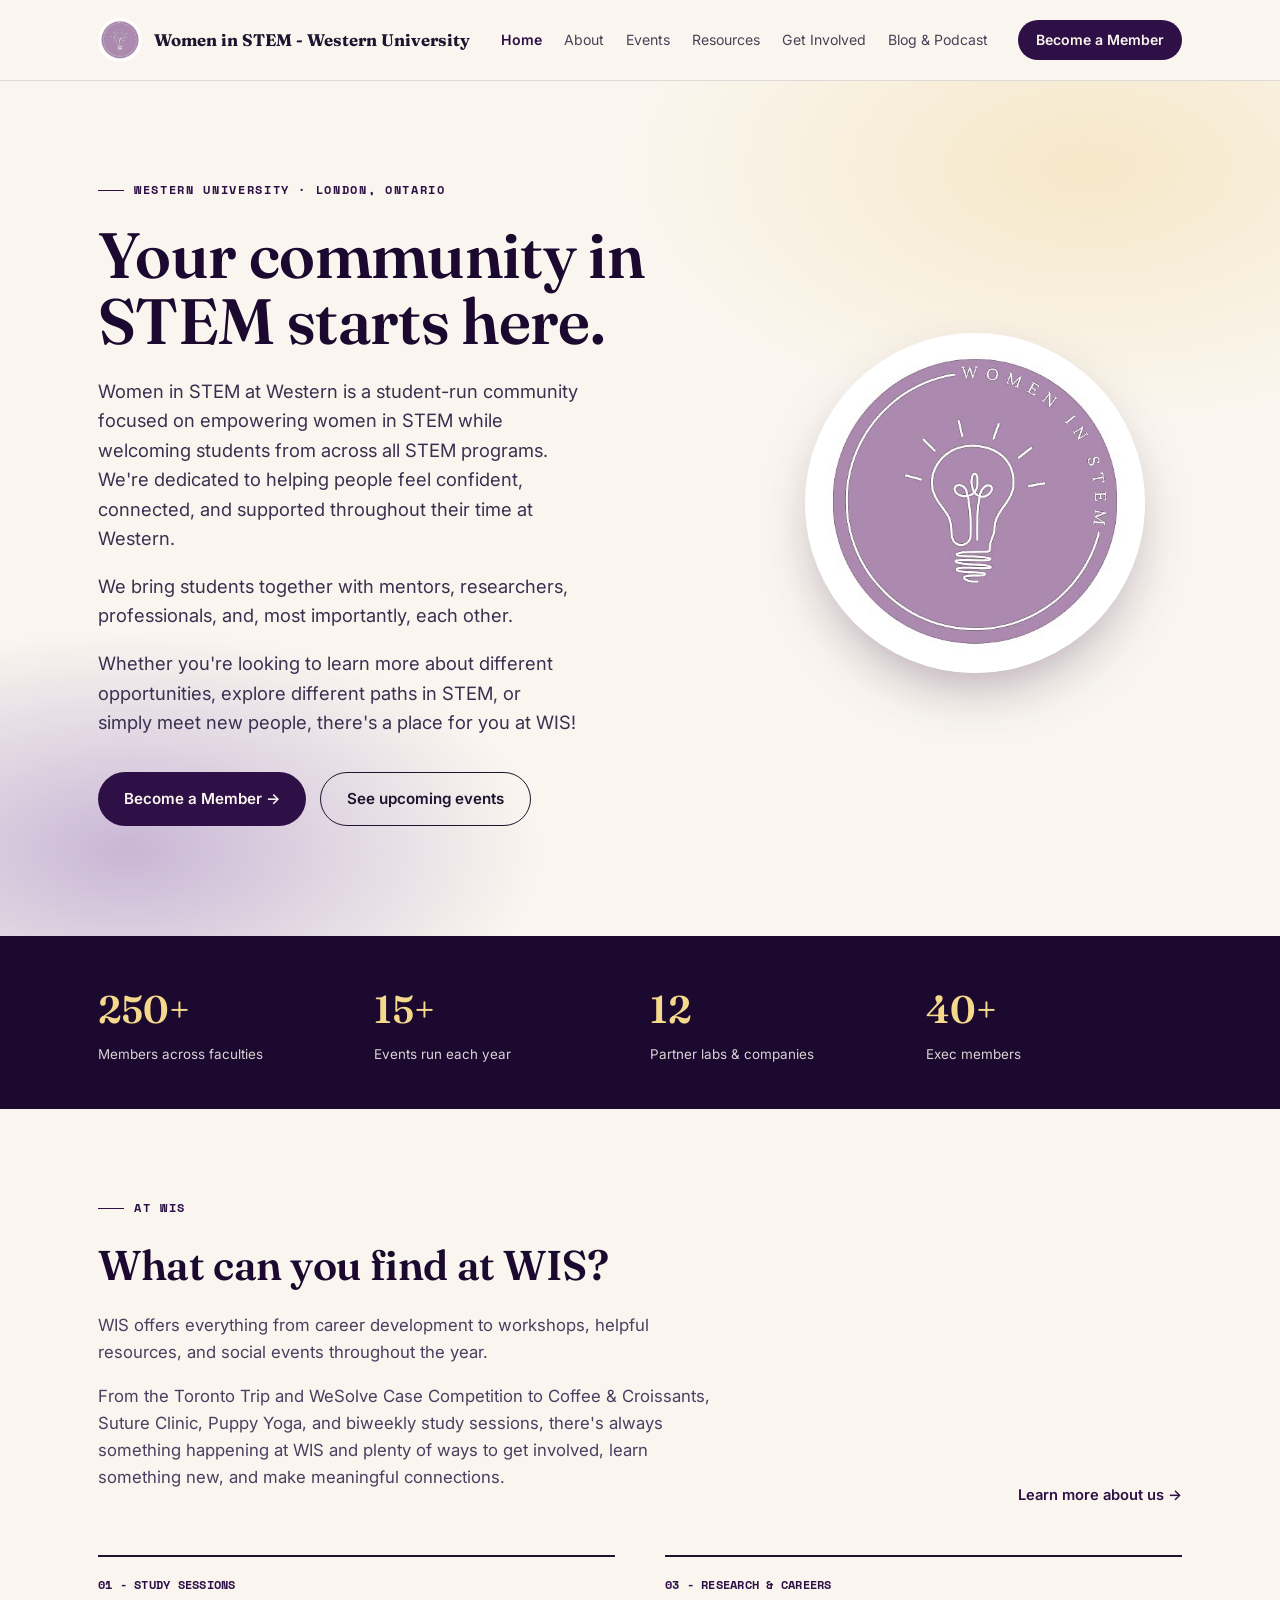
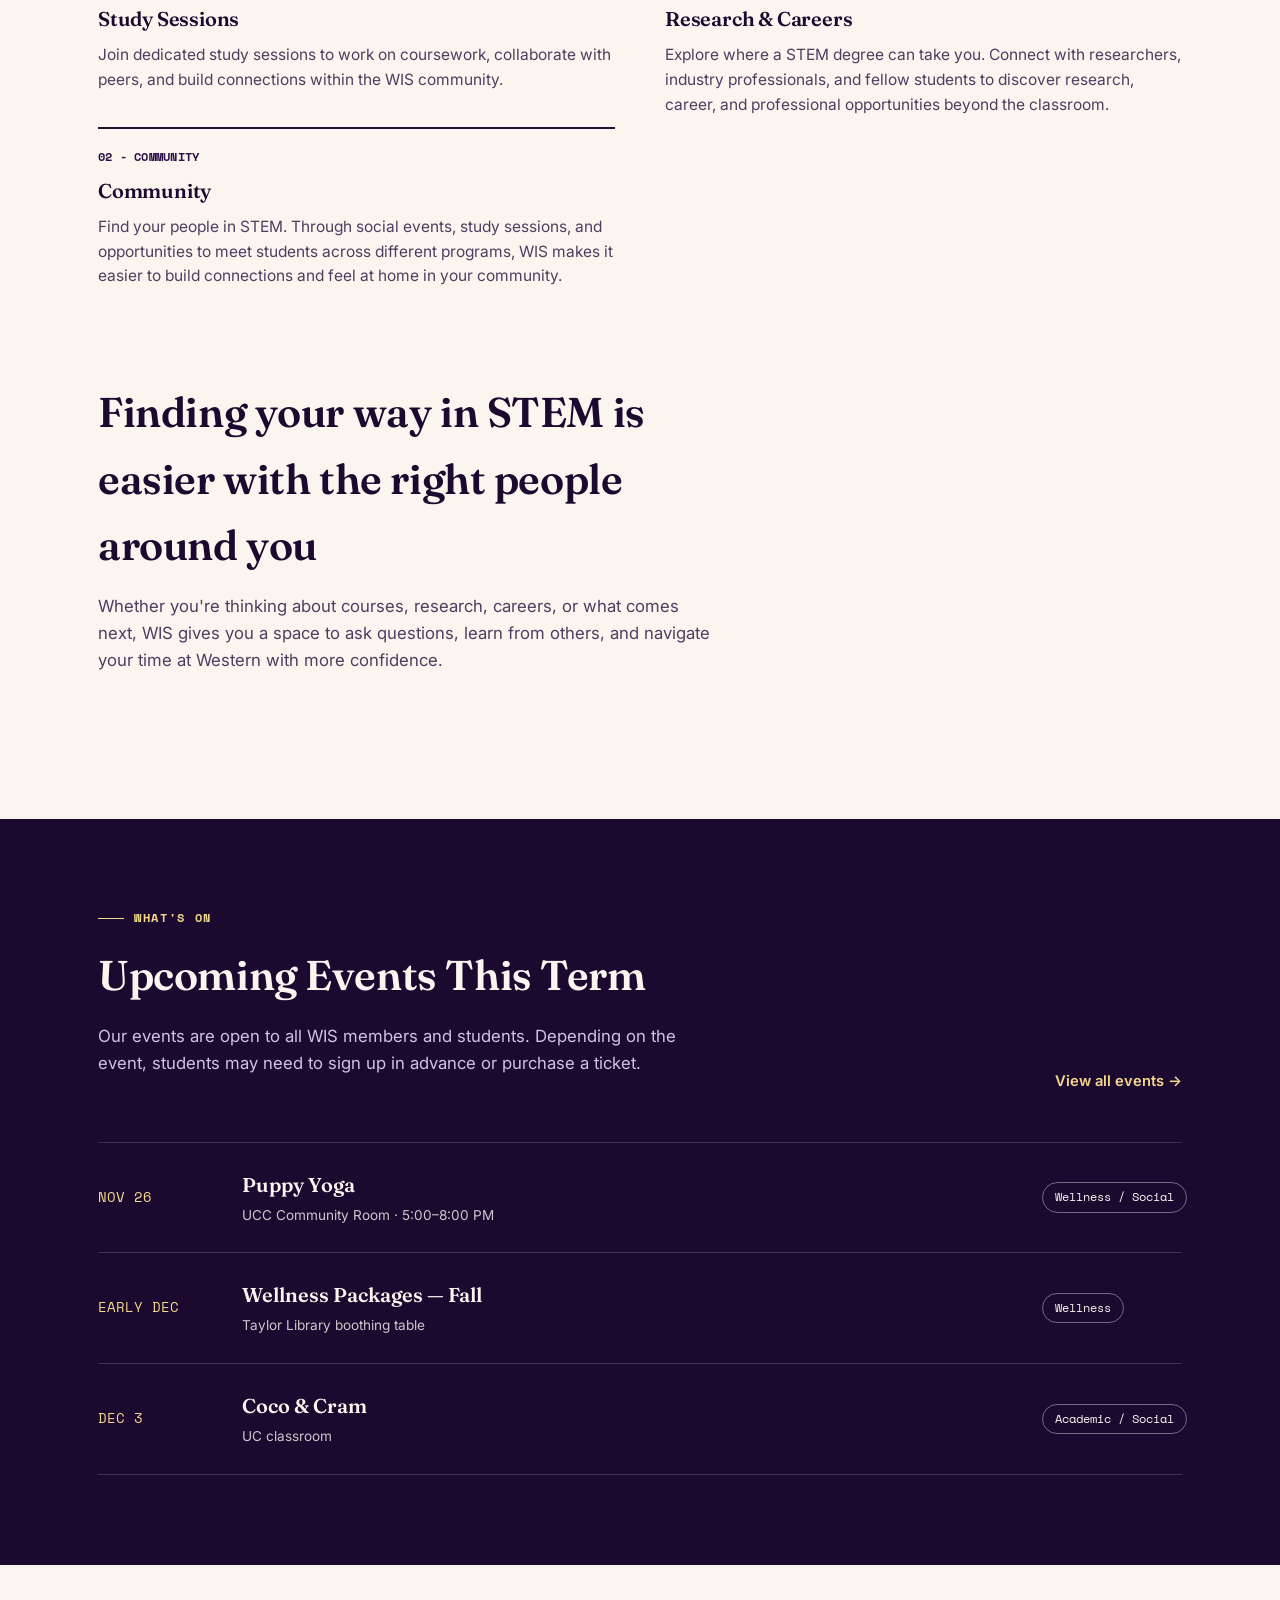
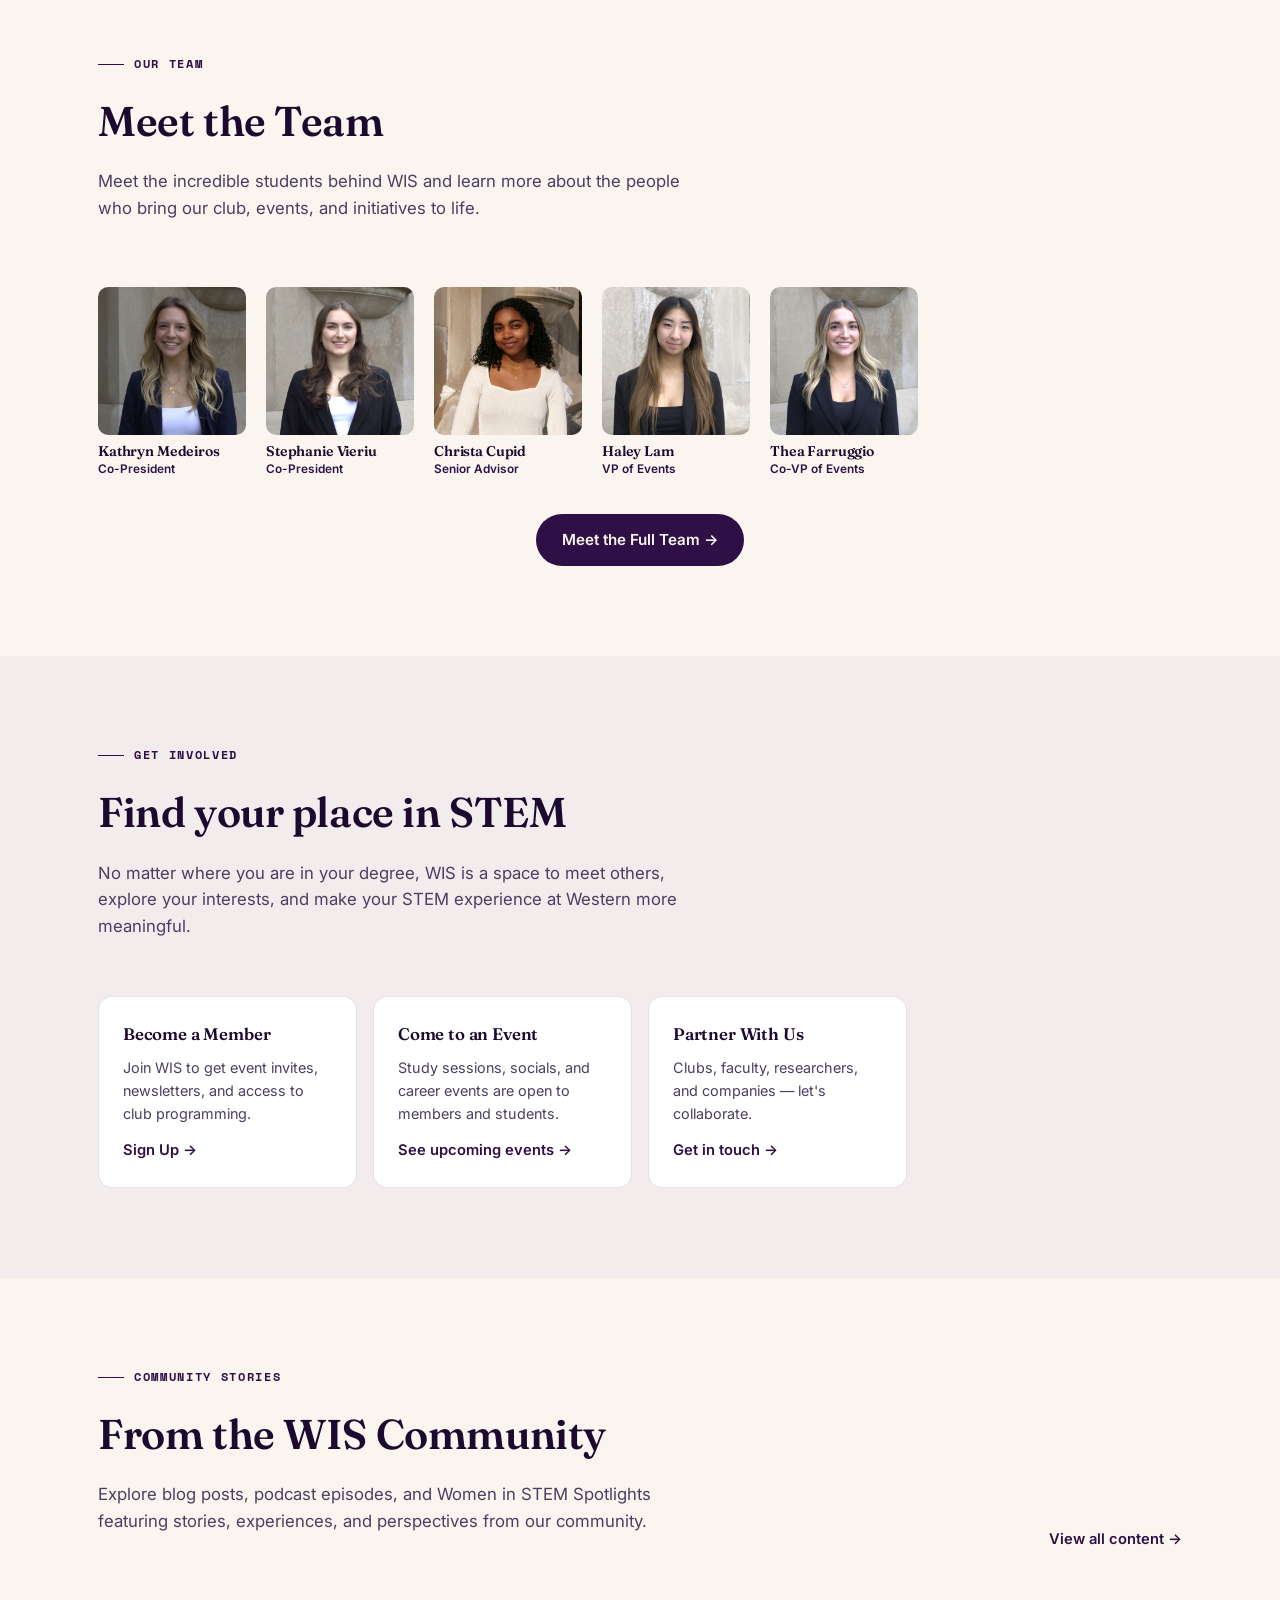
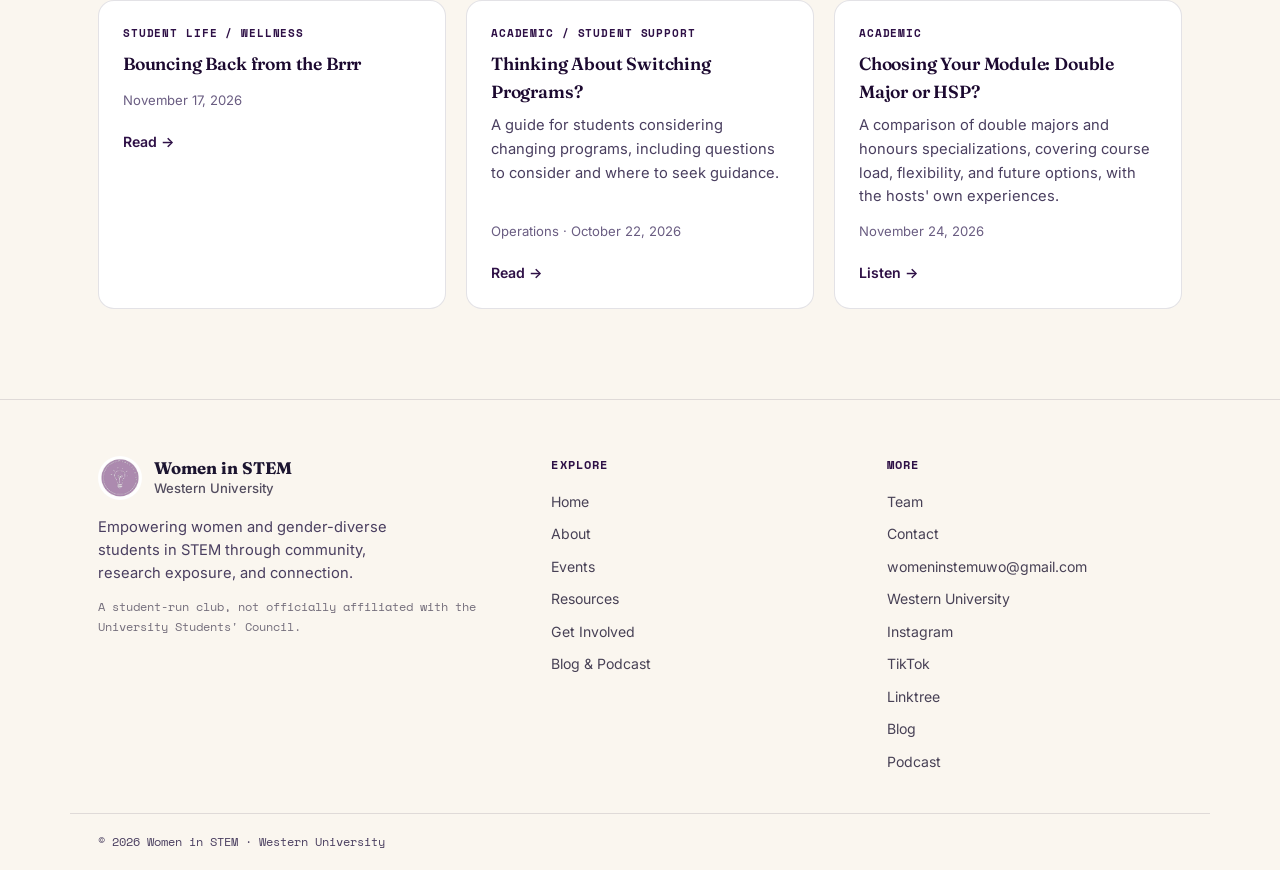
<file: index.html>
<!DOCTYPE html>
<html lang="en">
<head>
<meta charset="UTF-8">
<meta name="viewport" content="width=device-width, initial-scale=1.0">
<title>Women in STEM | Western University</title>
<meta name="description" content="Women in STEM at Western University — community and events for women and gender-diverse students in science, technology, engineering, and math.">
<link rel="icon" href="images/logo/classic_logo.jpg" type="image/jpeg">
<link rel="apple-touch-icon" href="images/logo/classic_logo.jpg">
<link rel="preconnect" href="https://fonts.googleapis.com">
<link rel="preconnect" href="https://fonts.gstatic.com" crossorigin>
<link href="https://fonts.googleapis.com/css2?family=Fraunces:ital,opsz,wght@0,9..144,300..900;1,9..144,300..900&family=Inter:wght@400;500;600;700&family=Space+Mono:wght@400;700&display=swap" rel="stylesheet">
<link rel="stylesheet" href="css/styles.css">
</head>
<body>

<div id="site-header"></div>

<main id="main">
<section class="hero">
  <div class="wrap hero-grid">
    <div>
      <div class="eyebrow" id="hero-location"></div>
      <h1 id="hero-headline"></h1>
      <div class="lede" id="hero-lede"></div>
      <div class="hero-actions">
        <a class="btn-primary" id="hero-join-btn" href="#" target="_blank" rel="noopener noreferrer">Become a Member →</a>
        <a class="btn-secondary" href="events.html">See upcoming events</a>
      </div>
    </div>
    <div class="hero-logo">
      <img id="hero-logo" src="" alt="Women in STEM logo">
    </div>
  </div>
</section>

<div class="stats">
  <div class="wrap" id="stats-strip"></div>
</div>

<section id="about">
  <div class="wrap">
    <div class="section-head-row">
      <div class="section-head">
        <div class="eyebrow" id="mission-eyebrow"></div>
        <h2 id="mission-title"></h2>
        <div id="mission-description"></div>
      </div>
      <a class="btn-text" href="about.html">Learn more about us →</a>
    </div>
    <div class="about-grid" id="pillars"></div>
    <div class="section-head about-closing">
      <h2 id="about-closing-title"></h2>
      <p id="about-closing-description"></p>
    </div>
  </div>
</section>

<section class="events" id="events">
  <div class="wrap">
    <div class="section-head-row">
      <div class="section-head">
        <div class="eyebrow">What's on</div>
        <h2>Upcoming Events This Term</h2>
        <p>Our events are open to all WIS members and students. Depending on the event, students may need to sign up in advance or purchase a ticket.</p>
      </div>
      <a class="btn-text btn-text-on-dark" href="events.html">View all events →</a>
    </div>
    <div class="event-list" id="event-list"></div>
  </div>
</section>

<section id="team">
  <div class="wrap">
    <div class="section-head-row">
      <div class="section-head">
        <div class="eyebrow">Our team</div>
        <h2>Meet the Team</h2>
        <p>Meet the incredible students behind WIS and learn more about the people who bring our club, events, and initiatives to life.</p>
      </div>
    </div>
    <div id="team-preview"></div>
    <div class="section-cta">
      <a class="btn-primary" href="team.html">Meet the Full Team →</a>
    </div>
  </div>
</section>

<section class="bg-alt" id="get-involved">
  <div class="wrap">
    <div class="section-head">
      <div class="eyebrow">Get involved</div>
      <h2>Find your place in STEM</h2>
      <p>No matter where you are in your degree, WIS is a space to meet others, explore your interests, and make your STEM experience at Western more meaningful.</p>
    </div>
    <div class="involve-grid" id="involve-grid"></div>
  </div>
</section>

<section id="content">
  <div class="wrap">
    <div class="section-head-row">
      <div class="section-head">
        <div class="eyebrow">Community stories</div>
        <h2>From the WIS Community</h2>
        <p>Explore blog posts, podcast episodes, and Women in STEM Spotlights featuring stories, experiences, and perspectives from our community.</p>
      </div>
      <a class="btn-text" href="blog.html">View all content →</a>
    </div>
    <div id="latest-content"></div>
  </div>
</section>

</main>

<div id="site-footer"></div>

<script src="js/data.js"></script>
<script src="js/main.js"></script>
<script>
  initLayout("home");

  document.getElementById("hero-location").textContent = WIS_DATA.site.location;
  document.getElementById("hero-headline").textContent = WIS_DATA.hero.headline;
  document.getElementById("hero-lede").innerHTML = WIS_DATA.hero.lede.map((p) => `<p>${p}</p>`).join("");
  document.getElementById("hero-logo").src = WIS_DATA.links.logo;
  document.getElementById("hero-join-btn").href = getMembershipUrl();
  document.getElementById("hero-join-btn").textContent = getMembershipLabel() + " →";

  document.getElementById("mission-eyebrow").textContent = WIS_DATA.mission.eyebrow;
  document.getElementById("mission-title").textContent = WIS_DATA.mission.title;
  document.getElementById("mission-description").innerHTML = WIS_DATA.mission.description.map((p) => `<p>${p}</p>`).join("");

  document.getElementById("about-closing-title").textContent = WIS_DATA.home.closing.title;
  document.getElementById("about-closing-description").textContent = WIS_DATA.home.closing.description;

  document.getElementById("stats-strip").innerHTML = renderStats();
  document.getElementById("pillars").innerHTML = renderPillars();
  document.getElementById("event-list").innerHTML = renderEvents(3);
  document.getElementById("team-preview").innerHTML = renderTeamPreview();
  document.getElementById("involve-grid").innerHTML = renderHomeInvolvePaths();
  document.getElementById("latest-content").innerHTML = renderLatestContentPreview();
</script>
</body>
</html>
</file>
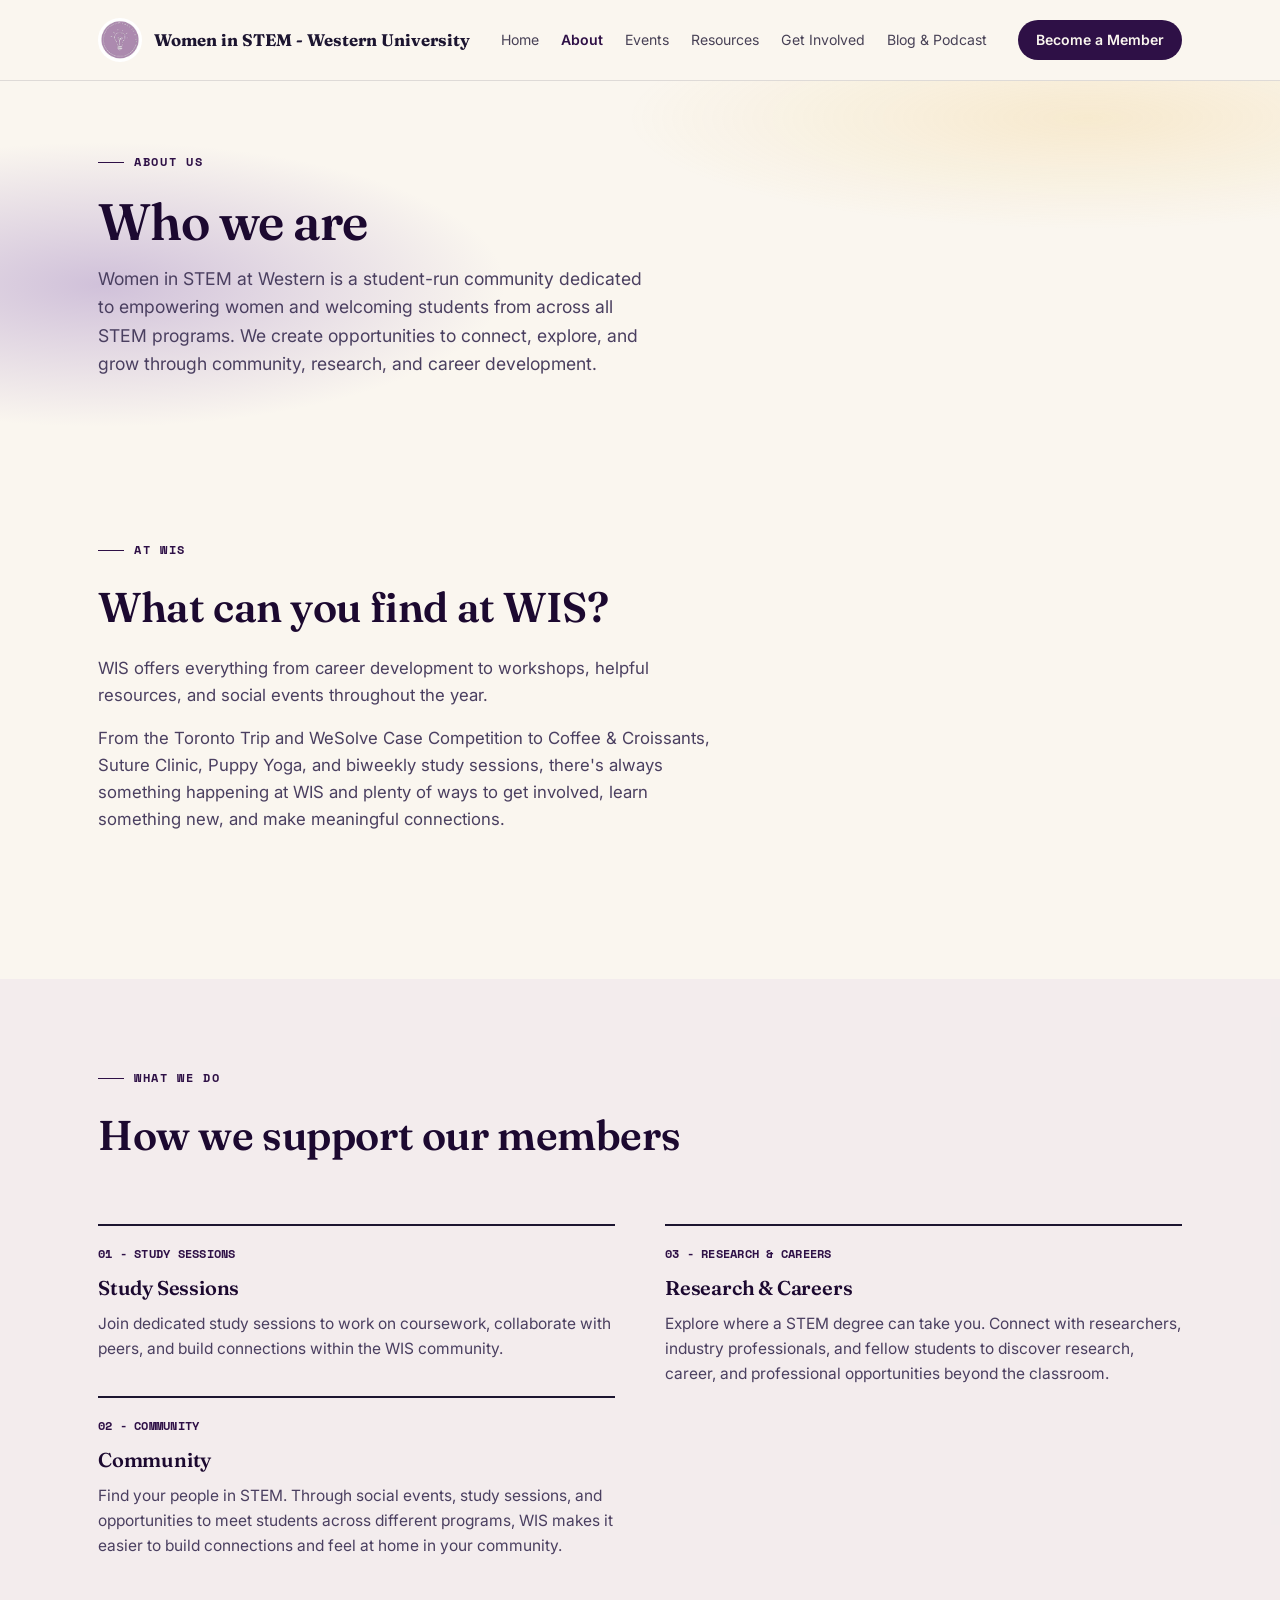
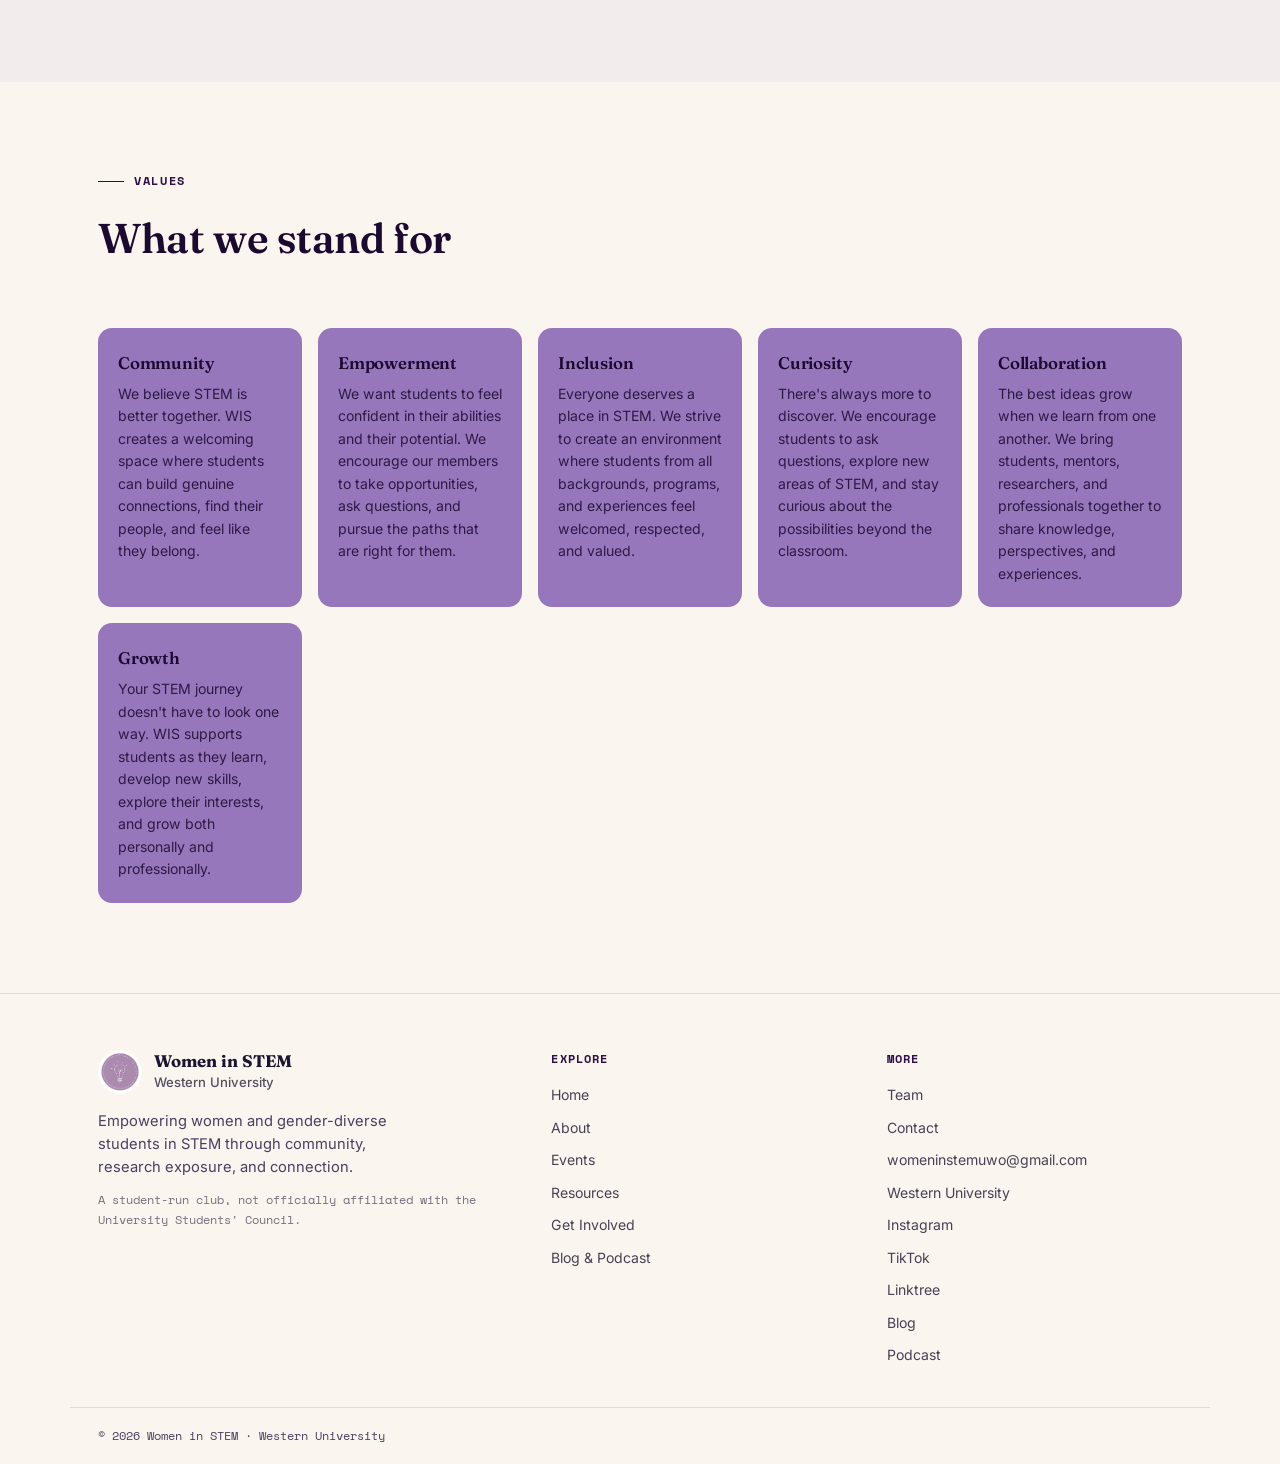
<file: about.html>
<!DOCTYPE html>
<html lang="en">
<head>
<meta charset="UTF-8">
<meta name="viewport" content="width=device-width, initial-scale=1.0">
<title>About Women in STEM | Western University</title>
<meta name="description" content="Learn about Women in STEM at Western University — our mission, pillars, values, and what we do for women and gender-diverse students in STEM.">
<link rel="icon" href="images/logo/classic_logo.jpg" type="image/jpeg">
<link rel="apple-touch-icon" href="images/logo/classic_logo.jpg">
<link rel="preconnect" href="https://fonts.googleapis.com">
<link rel="preconnect" href="https://fonts.gstatic.com" crossorigin>
<link href="https://fonts.googleapis.com/css2?family=Fraunces:ital,opsz,wght@0,9..144,300..900;1,9..144,300..900&family=Inter:wght@400;500;600;700&family=Space+Mono:wght@400;700&display=swap" rel="stylesheet">
<link rel="stylesheet" href="css/styles.css">
</head>
<body>

<div id="site-header"></div>

<main id="main">
<section class="page-hero">
  <div class="wrap">
    <div class="eyebrow">About us</div>
    <h1>Who we are</h1>
    <p id="about-intro"></p>
  </div>
</section>

<section>
  <div class="wrap">
    <div class="section-head">
      <div class="eyebrow" id="mission-eyebrow"></div>
      <h2 id="mission-title"></h2>
      <div id="mission-description"></div>
    </div>
  </div>
</section>

<section class="bg-alt">
  <div class="wrap">
    <div class="section-head">
      <div class="eyebrow">What we do</div>
      <h2>How we support our members</h2>
    </div>
    <div class="about-grid" id="pillars"></div>
  </div>
</section>

<section>
  <div class="wrap">
    <div class="section-head">
      <div class="eyebrow">Values</div>
      <h2>What we stand for</h2>
    </div>
    <div class="values-grid" id="values-grid"></div>
  </div>
</section>
</main>

<div id="site-footer"></div>

<script src="js/data.js"></script>
<script src="js/main.js"></script>
<script>
  initLayout("about");
  document.getElementById("about-intro").textContent = WIS_DATA.about.whoWeAre;
  document.getElementById("mission-eyebrow").textContent = WIS_DATA.mission.eyebrow;
  document.getElementById("mission-title").textContent = WIS_DATA.mission.title;
  document.getElementById("mission-description").innerHTML = WIS_DATA.mission.description.map((p) => `<p>${p}</p>`).join("");
  document.getElementById("pillars").innerHTML = renderPillars();
  document.getElementById("values-grid").innerHTML = renderValues();
</script>
</body>
</html>
</file>
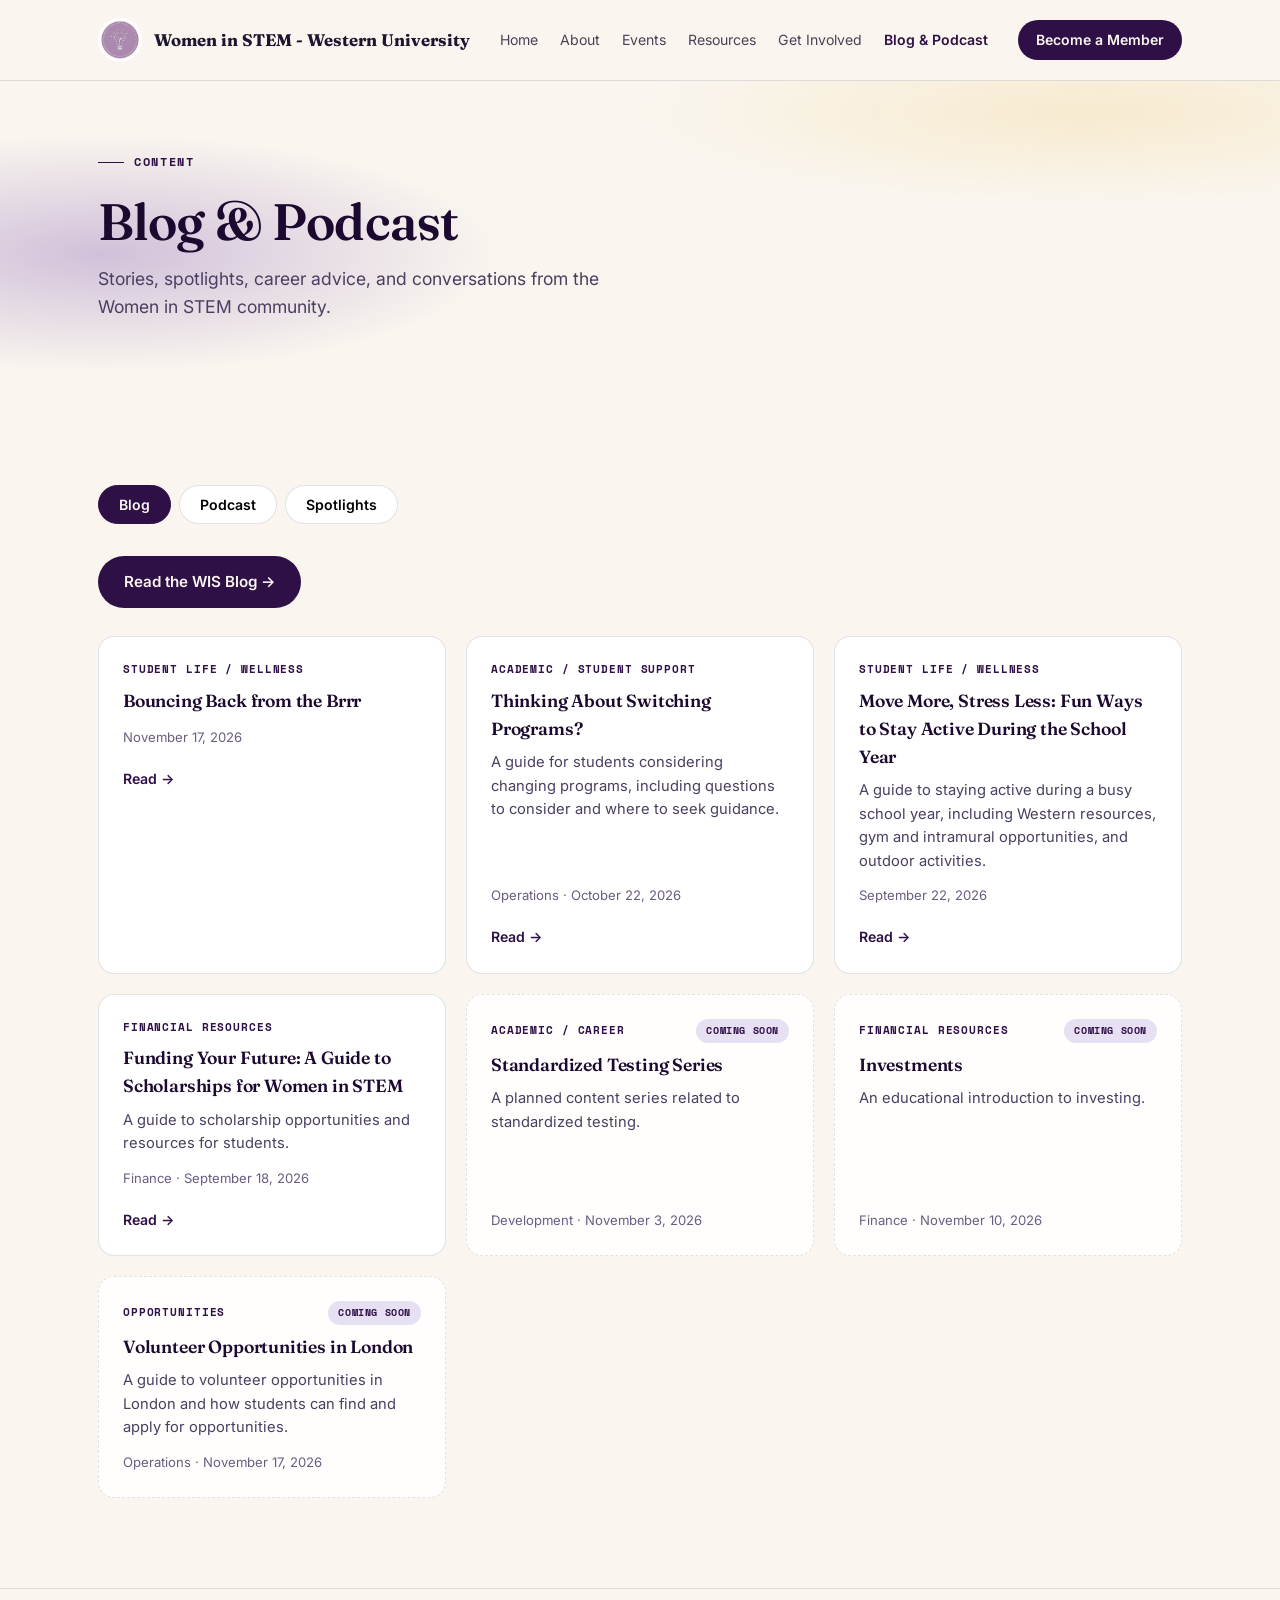
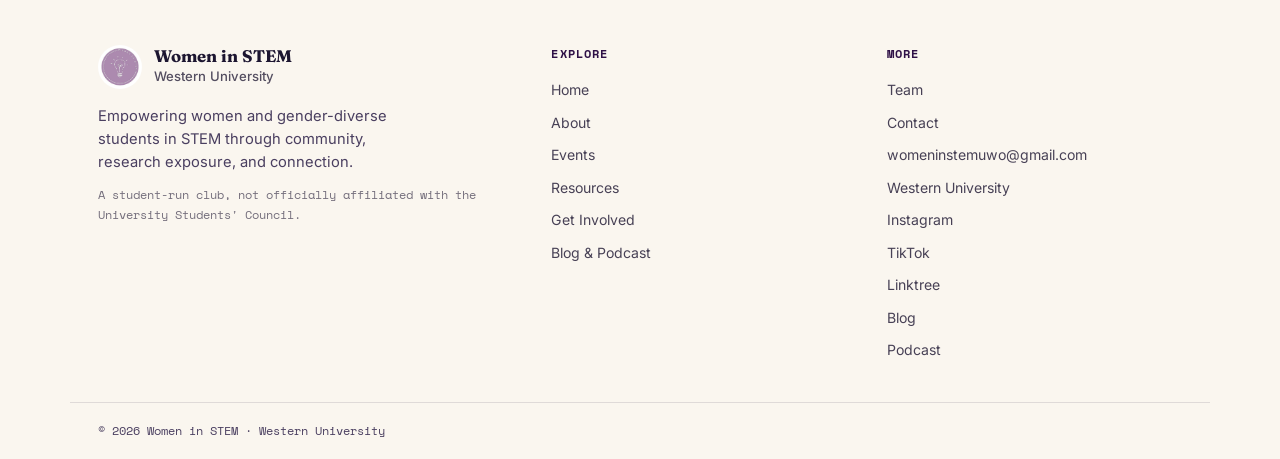
<file: blog.html>
<!DOCTYPE html>
<html lang="en">
<head>
<meta charset="UTF-8">
<meta name="viewport" content="width=device-width, initial-scale=1.0">
<title>Blog & Podcast | Women in STEM</title>
<meta name="description" content="Blog posts, podcast episodes, and Women in STEM spotlights from the WIS community.">
<link rel="icon" href="images/logo/classic_logo.jpg" type="image/jpeg">
<link rel="apple-touch-icon" href="images/logo/classic_logo.jpg">
<link rel="preconnect" href="https://fonts.googleapis.com">
<link rel="preconnect" href="https://fonts.gstatic.com" crossorigin>
<link href="https://fonts.googleapis.com/css2?family=Fraunces:ital,opsz,wght@0,9..144,300..900;1,9..144,300..900&family=Inter:wght@400;500;600;700&family=Space+Mono:wght@400;700&display=swap" rel="stylesheet">
<link rel="stylesheet" href="css/styles.css">
</head>
<body>

<div id="site-header"></div>

<main id="main">
<section class="page-hero">
  <div class="wrap">
    <div class="eyebrow">Content</div>
    <h1>Blog & Podcast</h1>
    <p>Stories, spotlights, career advice, and conversations from the Women in STEM community.</p>
  </div>
</section>

<section>
  <div class="wrap">
    <div class="content-tabs" role="tablist" aria-label="Content types">
      <button class="tab-btn active" type="button" role="tab" aria-selected="true" data-tab="blog">Blog</button>
      <button class="tab-btn" type="button" role="tab" aria-selected="false" data-tab="podcast">Podcast</button>
      <button class="tab-btn" type="button" role="tab" aria-selected="false" data-tab="spotlights">Spotlights</button>
    </div>

    <div data-panel="blog" role="tabpanel" id="blog-panel"></div>
    <div data-panel="podcast" class="hidden" role="tabpanel" id="podcast-panel"></div>
    <div data-panel="spotlights" class="hidden" role="tabpanel" id="spotlights-panel"></div>
  </div>
</section>
</main>

<div id="site-footer"></div>

<script src="js/data.js"></script>
<script src="js/main.js"></script>
<script>
  initLayout("blog");
  document.getElementById("blog-panel").innerHTML = renderBlogPanel();
  document.getElementById("podcast-panel").innerHTML = renderPodcastPanel();
  document.getElementById("spotlights-panel").innerHTML = renderSpotlightPanel();
</script>
</body>
</html>
</file>
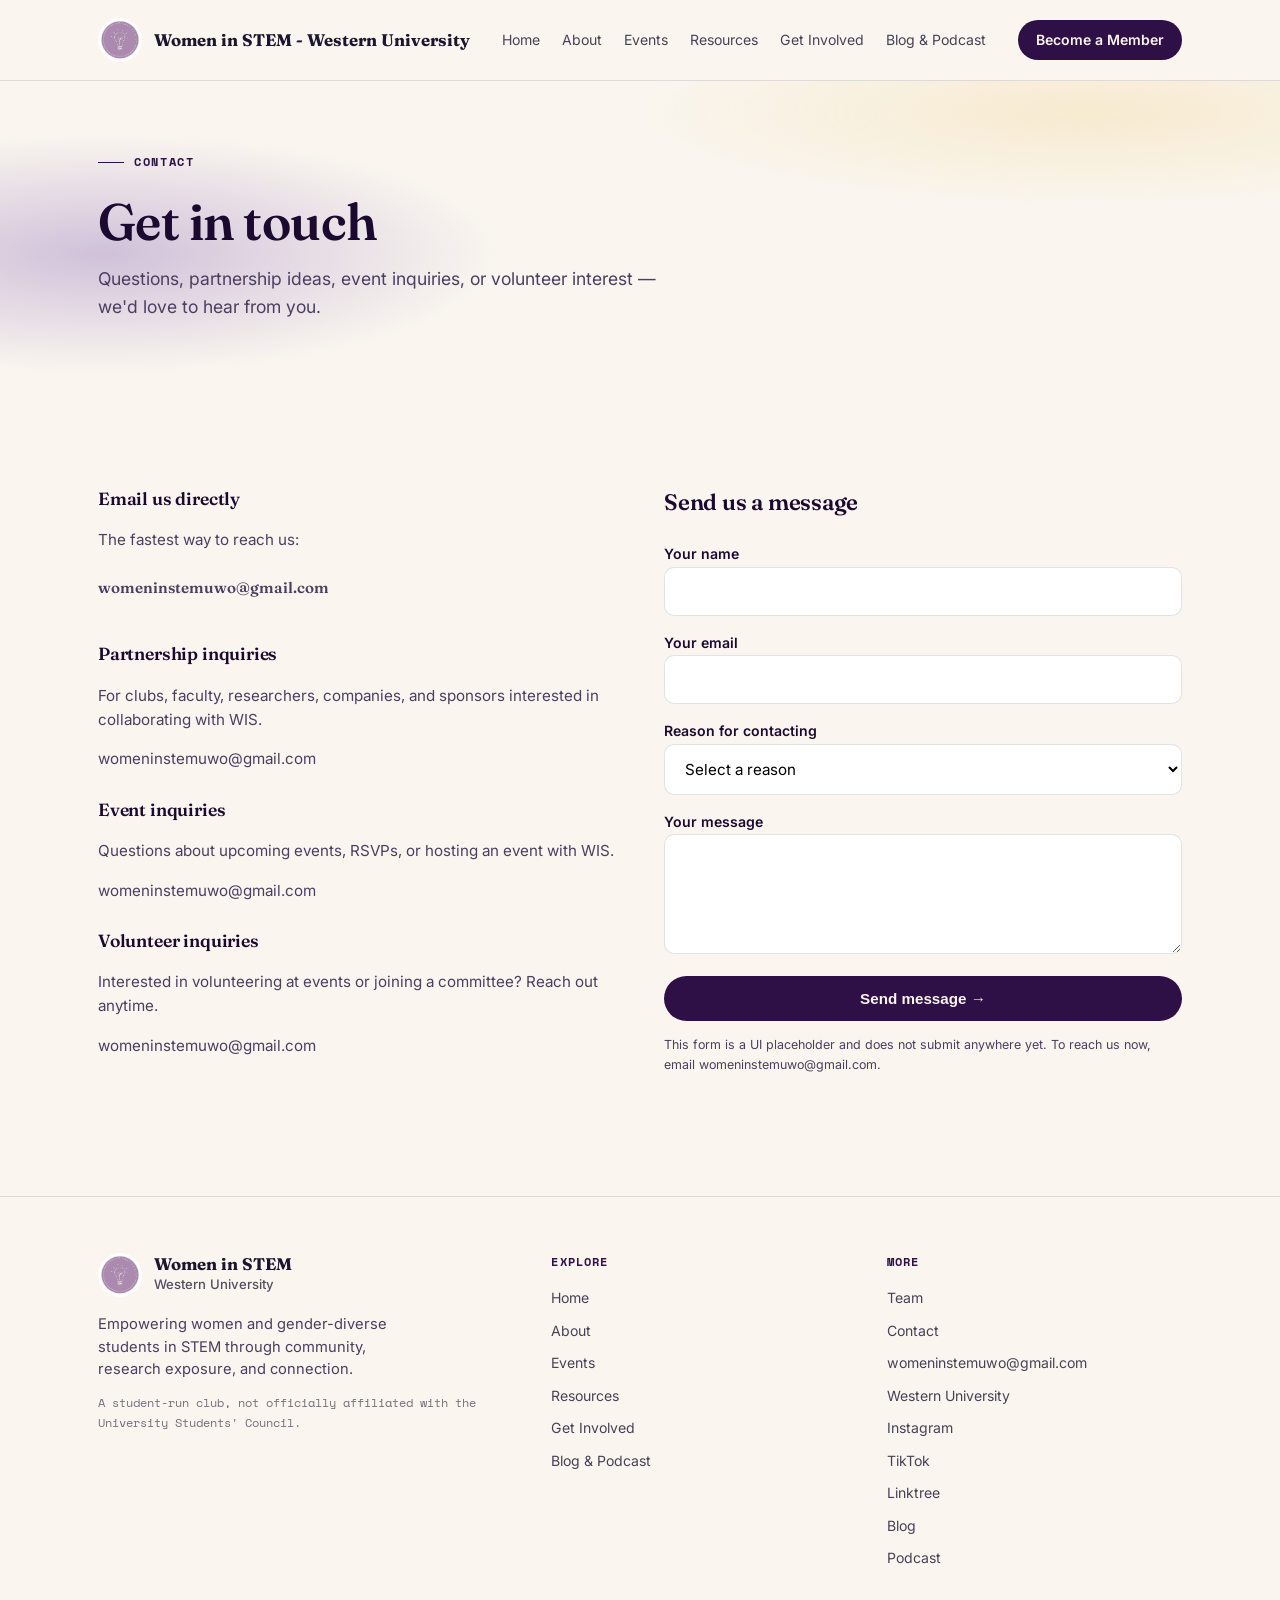
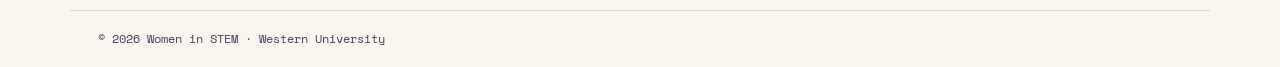
<file: contact.html>
<!DOCTYPE html>
<html lang="en">
<head>
<meta charset="UTF-8">
<meta name="viewport" content="width=device-width, initial-scale=1.0">
<title>Contact Women in STEM | Western University</title>
<meta name="description" content="Contact Women in STEM at Western University — general inquiries, partnerships, events, and volunteering.">
<link rel="icon" href="images/logo/classic_logo.jpg" type="image/jpeg">
<link rel="apple-touch-icon" href="images/logo/classic_logo.jpg">
<link rel="preconnect" href="https://fonts.googleapis.com">
<link rel="preconnect" href="https://fonts.gstatic.com" crossorigin>
<link href="https://fonts.googleapis.com/css2?family=Fraunces:ital,opsz,wght@0,9..144,300..900;1,9..144,300..900&family=Inter:wght@400;500;600;700&family=Space+Mono:wght@400;700&display=swap" rel="stylesheet">
<link rel="stylesheet" href="css/styles.css">
</head>
<body>

<div id="site-header"></div>

<main id="main">
<section class="page-hero">
  <div class="wrap">
    <div class="eyebrow">Contact</div>
    <h1>Get in touch</h1>
    <p>Questions, partnership ideas, event inquiries, or volunteer interest — we'd love to hear from you.</p>
  </div>
</section>

<section>
  <div class="wrap contact-grid">
    <div class="contact-info">
      <h3>Email us directly</h3>
      <p>The fastest way to reach us:</p>
      <a class="contact-email-highlight" id="contact-email" href="mailto:womeninstemuwo@gmail.com">womeninstemuwo@gmail.com</a>

      <h3>Partnership inquiries</h3>
      <p>For clubs, faculty, researchers, companies, and sponsors interested in collaborating with WIS.</p>
      <p><a id="contact-partnership" href="mailto:womeninstemuwo@gmail.com">womeninstemuwo@gmail.com</a></p>

      <h3>Event inquiries</h3>
      <p>Questions about upcoming events, RSVPs, or hosting an event with WIS.</p>
      <p><a id="contact-events" href="mailto:womeninstemuwo@gmail.com">womeninstemuwo@gmail.com</a></p>

      <h3>Volunteer inquiries</h3>
      <p>Interested in volunteering at events or joining a committee? Reach out anytime.</p>
      <p><a id="contact-volunteer" href="mailto:womeninstemuwo@gmail.com">womeninstemuwo@gmail.com</a></p>
    </div>

    <div>
      <h2 style="font-size:1.4rem;color:var(--purple-deep);margin-bottom:20px;">Send us a message</h2>
      <form id="contact-form">
        <div>
          <label for="contact-name">Your name</label>
          <input type="text" id="contact-name" name="name" required autocomplete="name">
        </div>
        <div>
          <label for="contact-email-input">Your email</label>
          <input type="email" id="contact-email-input" name="email" required autocomplete="email">
        </div>
        <div>
          <label for="contact-reason">Reason for contacting</label>
          <select id="contact-reason" name="reason" required>
            <option value="" disabled selected>Select a reason</option>
            <option>General inquiry</option>
            <option>Partnership</option>
            <option>Event inquiry</option>
            <option>Volunteer</option>
            <option>Other</option>
          </select>
        </div>
        <div>
          <label for="contact-message">Your message</label>
          <textarea id="contact-message" name="message" required></textarea>
        </div>
        <button class="btn-primary" type="submit">Send message →</button>
        <p class="form-note">This form is a UI placeholder and does not submit anywhere yet. To reach us now, email <a href="mailto:womeninstemuwo@gmail.com">womeninstemuwo@gmail.com</a>.</p>
        <p class="form-status" id="form-status" role="status" aria-live="polite"></p>
      </form>
    </div>
  </div>
</section>
</main>

<div id="site-footer"></div>

<script src="js/data.js"></script>
<script src="js/main.js"></script>
<script>
  initLayout("contact");
  const email = WIS_DATA.links.email;
  document.getElementById("contact-email").href = "mailto:" + email;
  document.getElementById("contact-email").textContent = email;
  document.getElementById("contact-partnership").href = "mailto:" + email;
  document.getElementById("contact-events").href = "mailto:" + email;
  document.getElementById("contact-volunteer").href = "mailto:" + email;
</script>
</body>
</html>
</file>
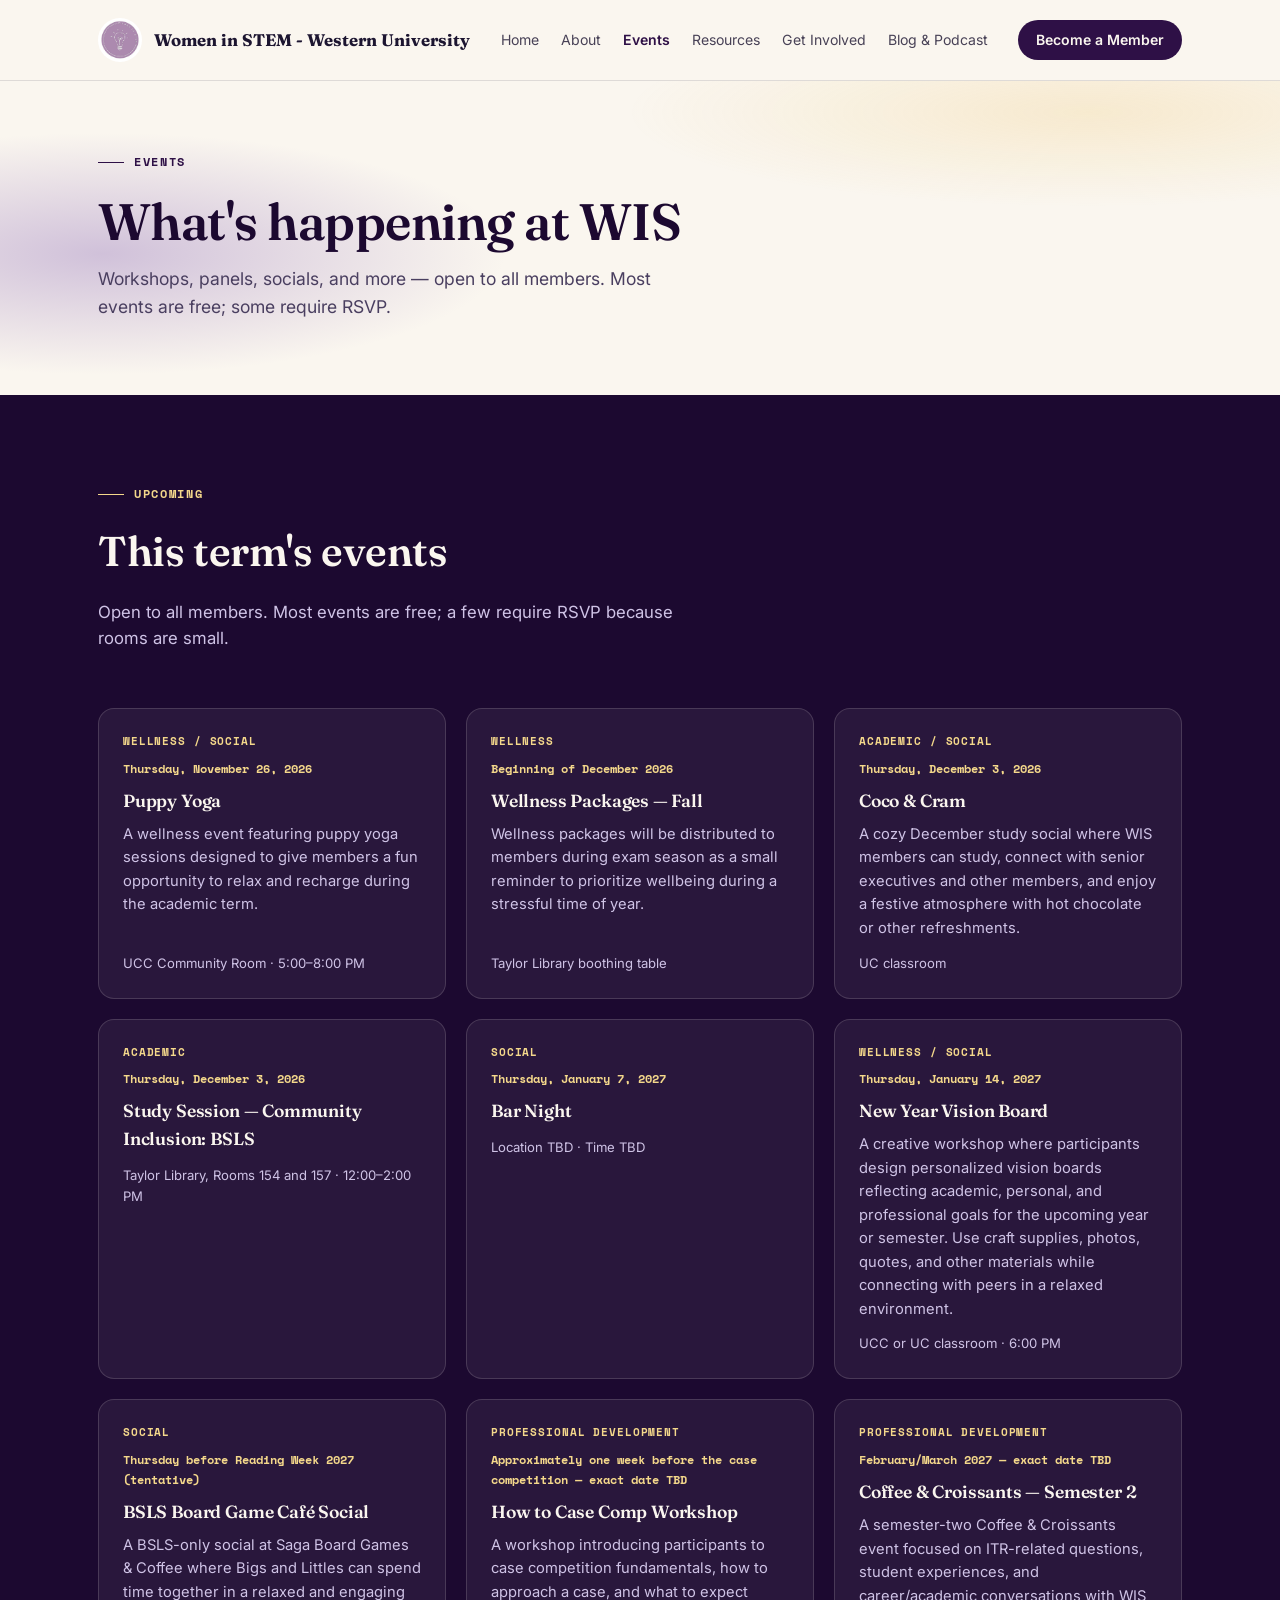
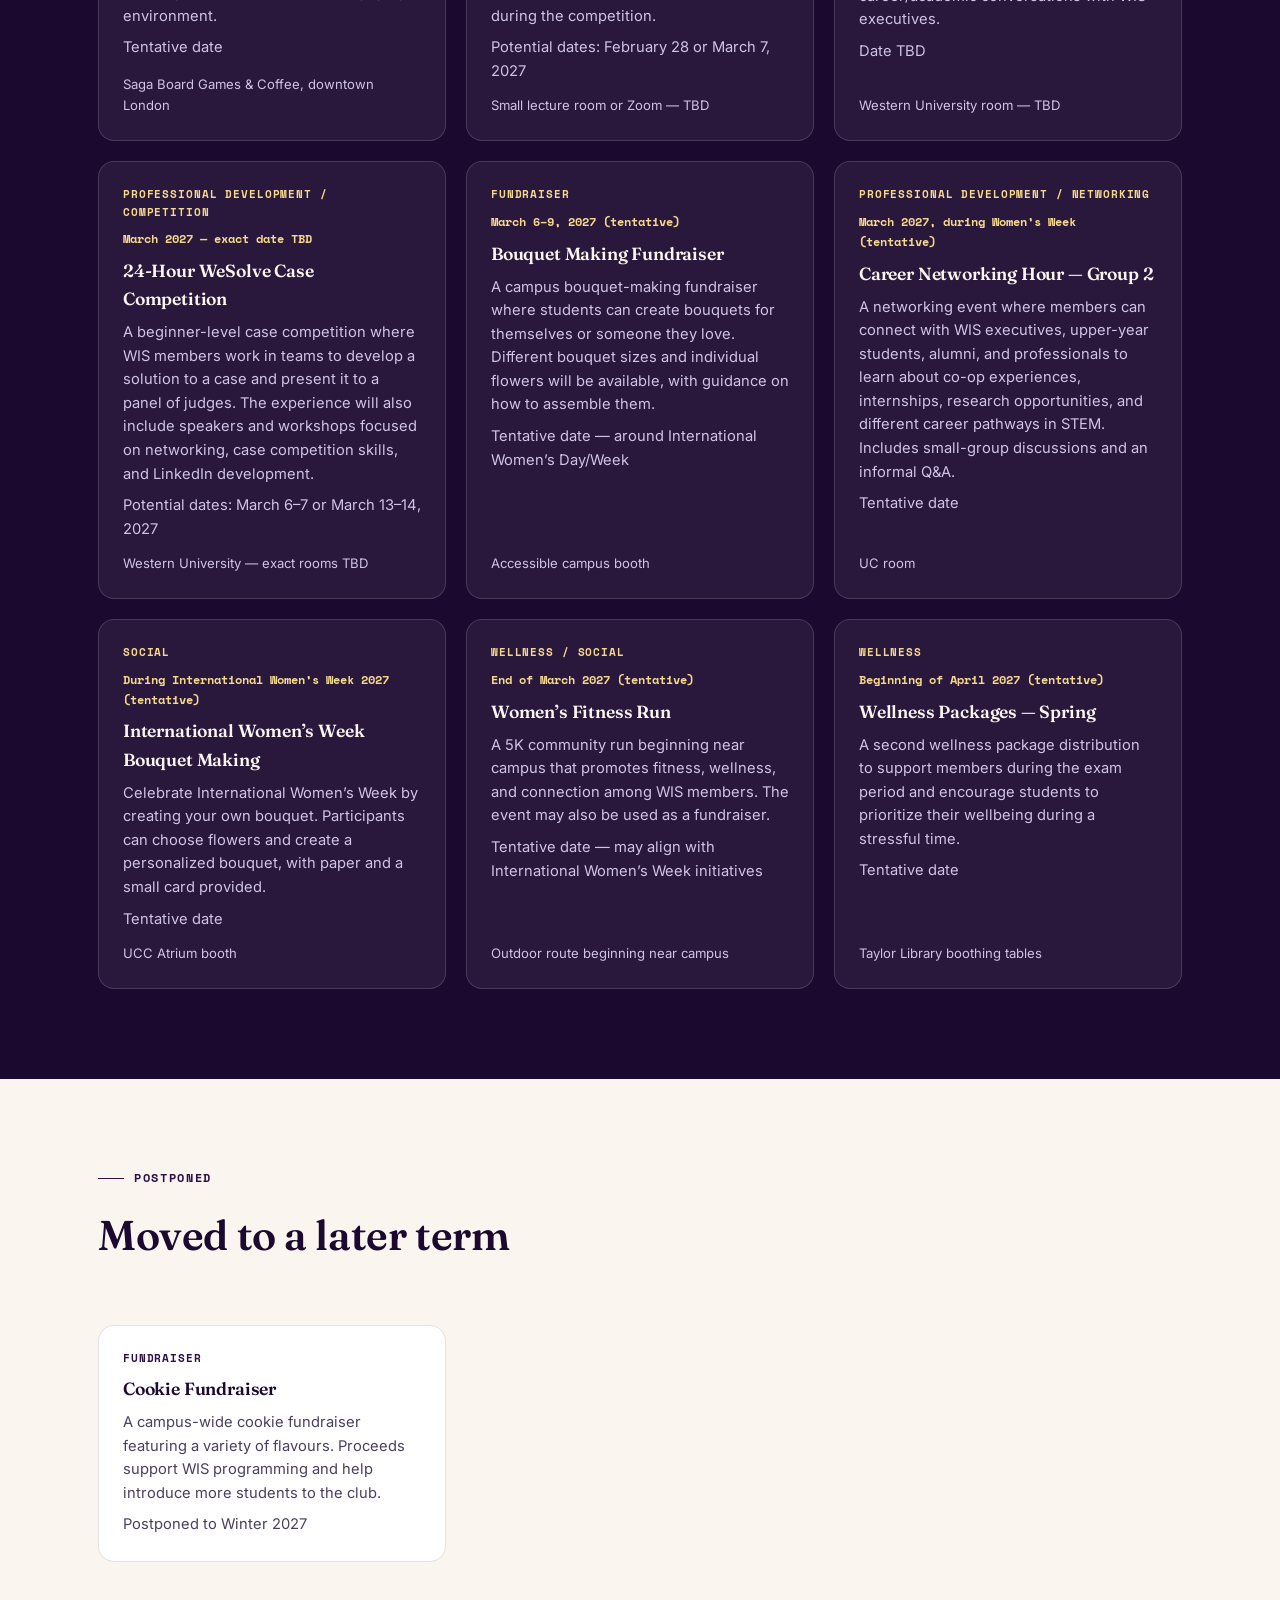
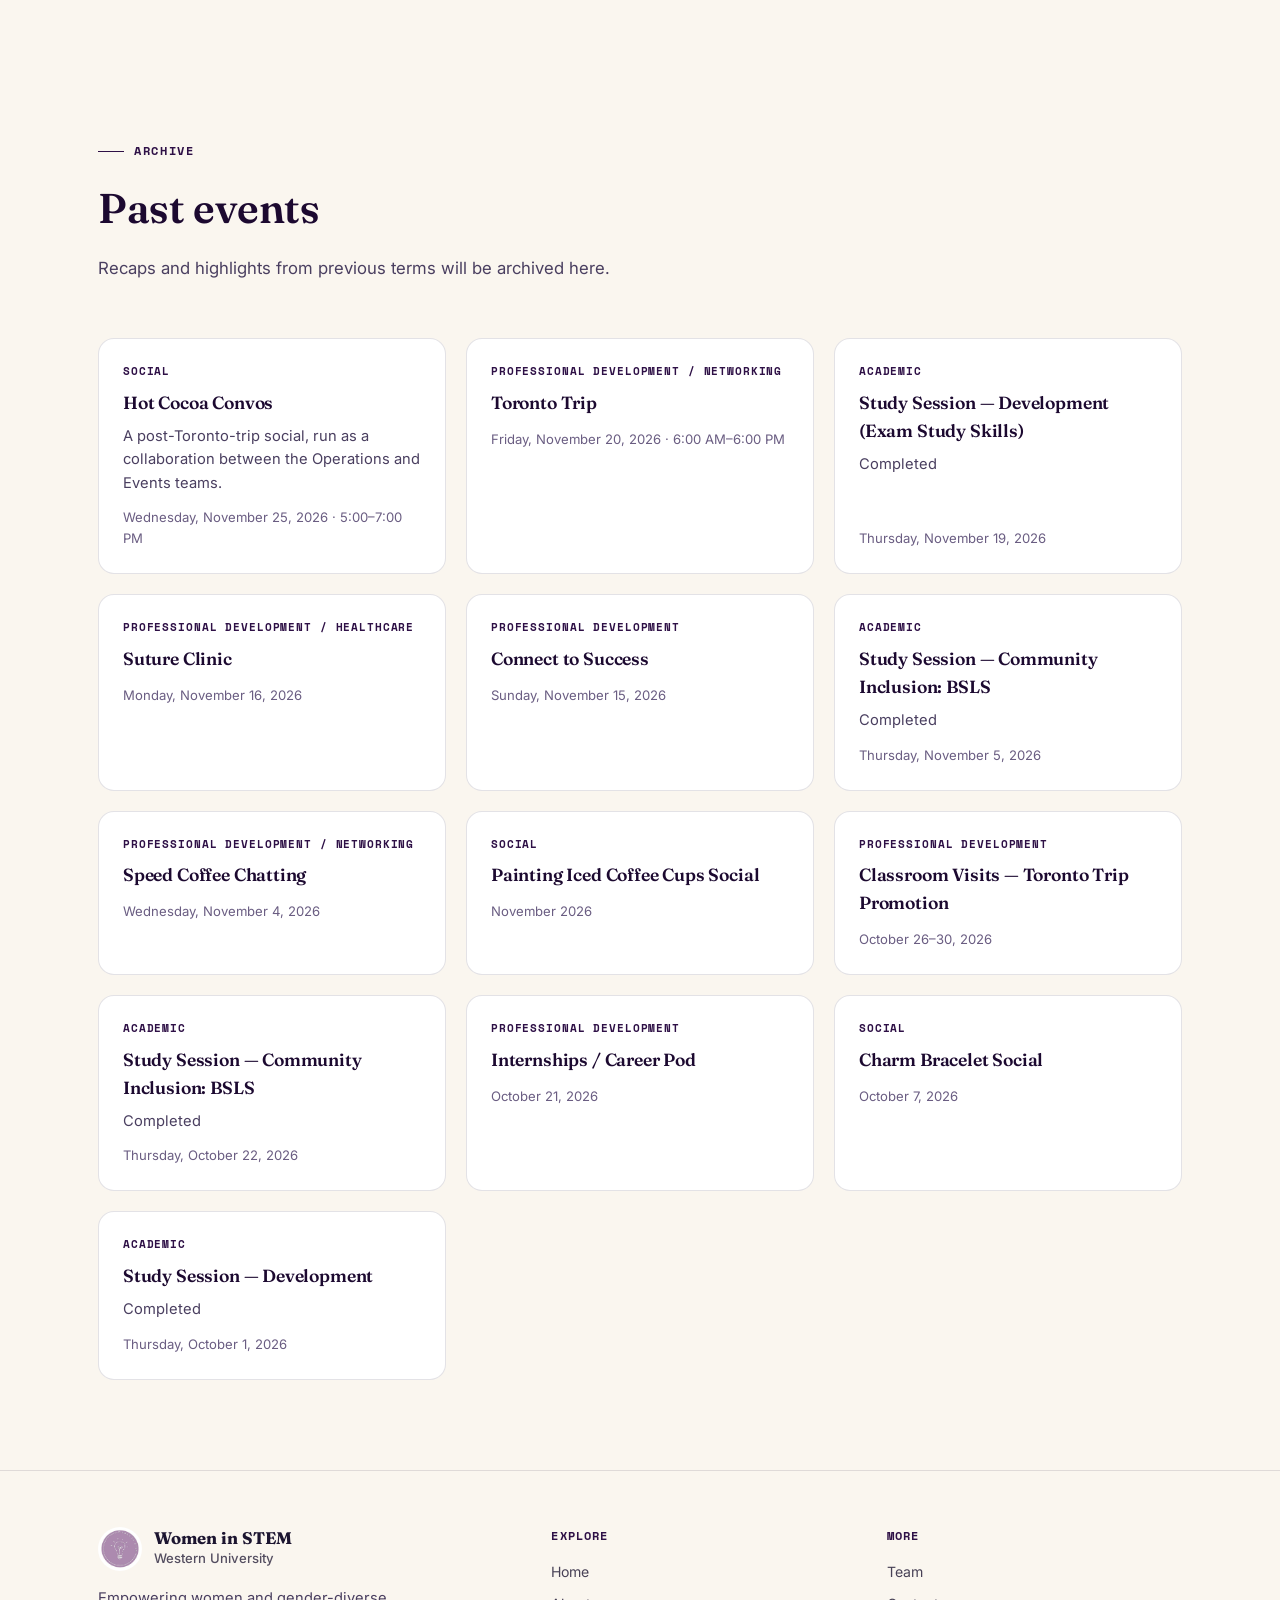
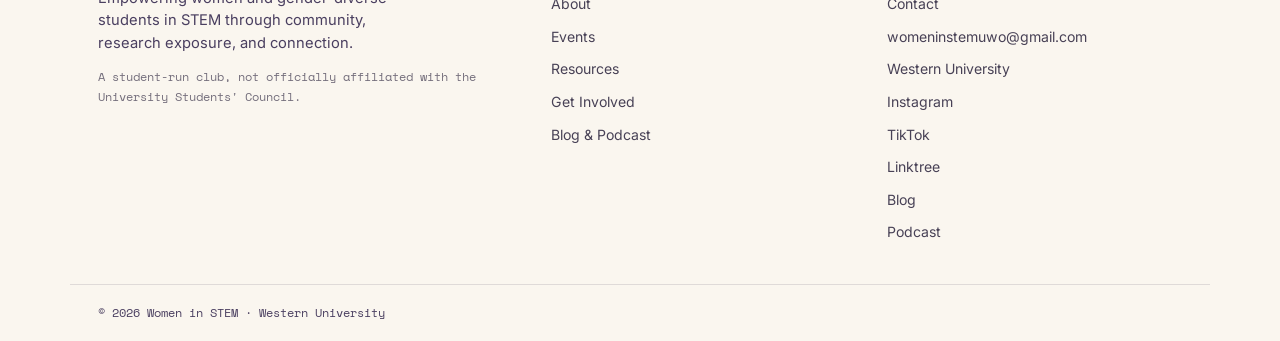
<file: events.html>
<!DOCTYPE html>
<html lang="en">
<head>
<meta charset="UTF-8">
<meta name="viewport" content="width=device-width, initial-scale=1.0">
<title>Events | Women in STEM</title>
<meta name="description" content="Upcoming and past events from Women in STEM at Western University.">
<link rel="icon" href="images/logo/classic_logo.jpg" type="image/jpeg">
<link rel="apple-touch-icon" href="images/logo/classic_logo.jpg">
<link rel="preconnect" href="https://fonts.googleapis.com">
<link rel="preconnect" href="https://fonts.gstatic.com" crossorigin>
<link href="https://fonts.googleapis.com/css2?family=Fraunces:ital,opsz,wght@0,9..144,300..900;1,9..144,300..900&family=Inter:wght@400;500;600;700&family=Space+Mono:wght@400;700&display=swap" rel="stylesheet">
<link rel="stylesheet" href="css/styles.css">
</head>
<body>

<div id="site-header"></div>

<main id="main">
<section class="page-hero">
  <div class="wrap">
    <div class="eyebrow">Events</div>
    <h1>What's happening at WIS</h1>
    <p>Workshops, panels, socials, and more — open to all members. Most events are free; some require RSVP.</p>
  </div>
</section>

<section class="events-dark">
  <div class="wrap">
    <div class="section-head">
      <div class="eyebrow">Upcoming</div>
      <h2>This term's events</h2>
      <p>Open to all members. Most events are free; a few require RSVP because rooms are small.</p>
    </div>
    <div class="card-grid" id="upcoming-events"></div>
  </div>
</section>

<section id="postponed-section">
  <div class="wrap">
    <div class="section-head">
      <div class="eyebrow">Postponed</div>
      <h2>Moved to a later term</h2>
    </div>
    <div id="postponed-events"></div>
  </div>
</section>

<section>
  <div class="wrap">
    <div class="section-head">
      <div class="eyebrow">Archive</div>
      <h2>Past events</h2>
      <p>Recaps and highlights from previous terms will be archived here.</p>
    </div>
    <div id="past-events"></div>
  </div>
</section>
</main>

<div id="site-footer"></div>

<script src="js/data.js"></script>
<script src="js/main.js"></script>
<script>
  initLayout("events");
  document.getElementById("upcoming-events").innerHTML = renderEventCards(true);
  const postponedHtml = renderPostponedEvents();
  const postponedSection = document.getElementById("postponed-section");
  if (postponedHtml) {
    document.getElementById("postponed-events").innerHTML = postponedHtml;
  } else if (postponedSection) {
    postponedSection.remove();
  }
  document.getElementById("past-events").innerHTML = renderPastEvents();
</script>
</body>
</html>
</file>
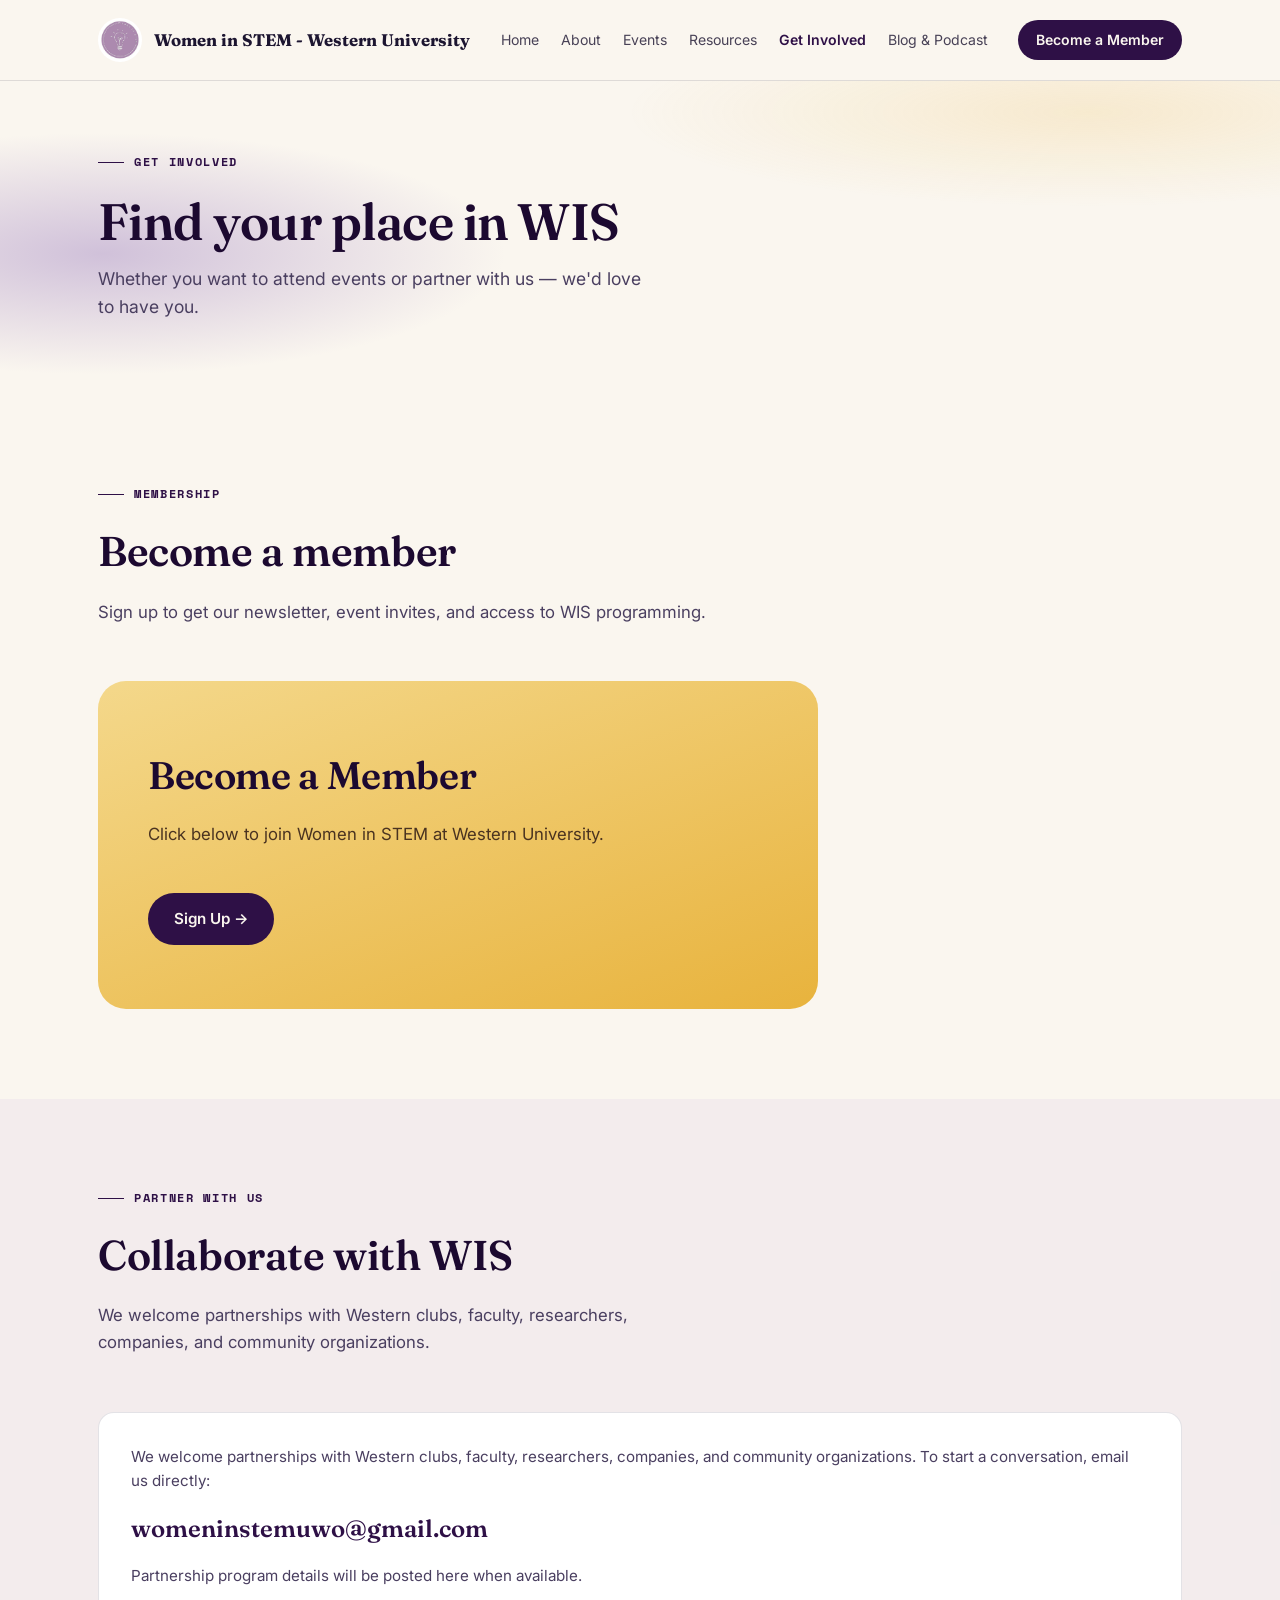
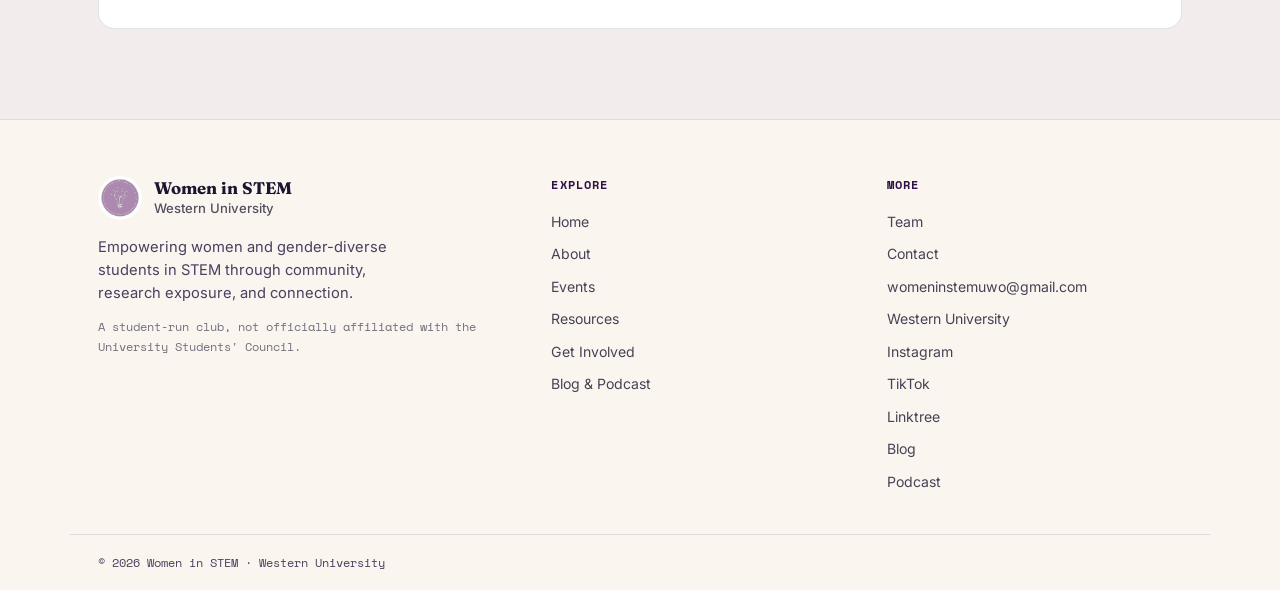
<file: get-involved.html>
<!DOCTYPE html>
<html lang="en">
<head>
<meta charset="UTF-8">
<meta name="viewport" content="width=device-width, initial-scale=1.0">
<title>Get Involved | Women in STEM</title>
<meta name="description" content="Join Women in STEM — become a member or partner with us.">
<link rel="icon" href="images/logo/classic_logo.jpg" type="image/jpeg">
<link rel="apple-touch-icon" href="images/logo/classic_logo.jpg">
<link rel="preconnect" href="https://fonts.googleapis.com">
<link rel="preconnect" href="https://fonts.gstatic.com" crossorigin>
<link href="https://fonts.googleapis.com/css2?family=Fraunces:ital,opsz,wght@0,9..144,300..900;1,9..144,300..900&family=Inter:wght@400;500;600;700&family=Space+Mono:wght@400;700&display=swap" rel="stylesheet">
<link rel="stylesheet" href="css/styles.css">
</head>
<body>

<div id="site-header"></div>

<main id="main">
<section class="page-hero">
  <div class="wrap">
    <div class="eyebrow">Get involved</div>
    <h1>Find your place in WIS</h1>
    <p>Whether you want to attend events or partner with us — we'd love to have you.</p>
  </div>
</section>

<section id="member">
  <div class="wrap">
    <div class="section-head">
      <div class="eyebrow">Membership</div>
      <h2>Become a member</h2>
      <p>Sign up to get our newsletter, event invites, and access to WIS programming.</p>
    </div>
    <div class="join">
      <h2>Become a Member</h2>
      <p>Click below to join Women in STEM at Western University.</p>
      <a class="btn-primary" id="member-join-btn" href="#" target="_blank" rel="noopener noreferrer">Sign Up →</a>
    </div>
  </div>
</section>

<section class="bg-alt" id="partnership">
  <div class="wrap">
    <div class="section-head">
      <div class="eyebrow">Partner with us</div>
      <h2>Collaborate with WIS</h2>
      <p>We welcome partnerships with Western clubs, faculty, researchers, companies, and community organizations.</p>
    </div>
    <div class="partnership-block">
      <p>We welcome partnerships with Western clubs, faculty, researchers, companies, and community organizations. To start a conversation, email us directly:</p>
      <a class="contact-email-highlight" id="partnership-email" href="mailto:womeninstemuwo@gmail.com">womeninstemuwo@gmail.com</a>
      <p class="form-note">Partnership program details will be posted here when available.</p>
    </div>
  </div>
</section>
</main>

<div id="site-footer"></div>

<script src="js/data.js"></script>
<script src="js/main.js"></script>
<script>
  initLayout("get-involved");
  const memberBtn = document.getElementById("member-join-btn");
  memberBtn.href = getMembershipUrl();
  memberBtn.textContent = "Sign Up →";
  document.getElementById("partnership-email").href = "mailto:" + WIS_DATA.links.email;
  document.getElementById("partnership-email").textContent = WIS_DATA.links.email;
</script>
</body>
</html>
</file>
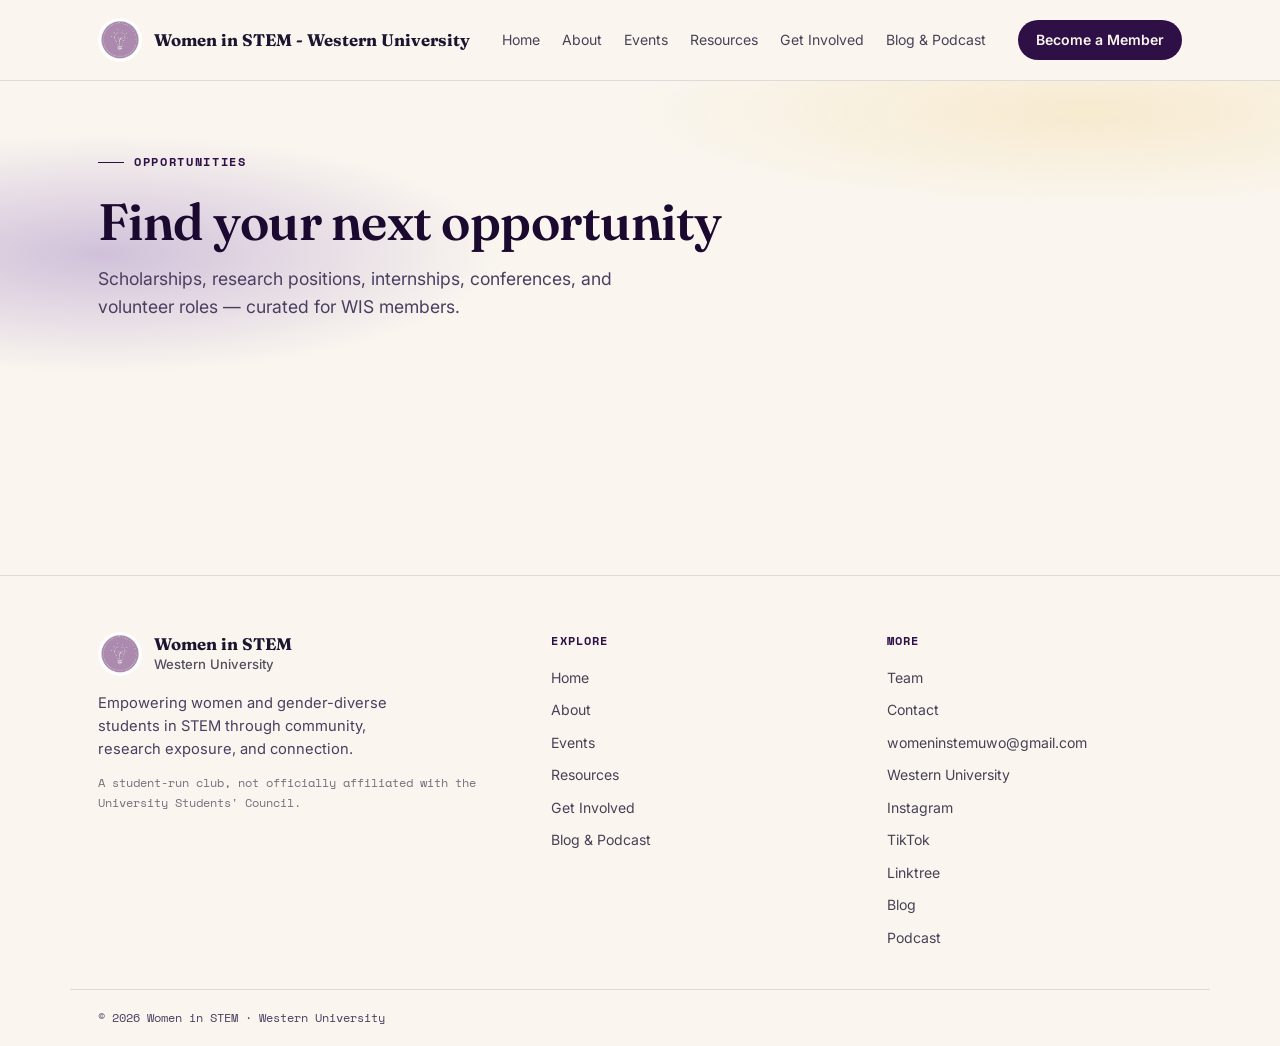
<file: opportunities.html>
<!DOCTYPE html>
<html lang="en">
<head>
<meta charset="UTF-8">
<meta name="viewport" content="width=device-width, initial-scale=1.0">
<title>Opportunities | Women in STEM</title>
<meta name="description" content="Scholarships, research, internships, and other opportunities for women in STEM at Western University.">
<link rel="icon" href="images/logo/classic_logo.jpg" type="image/jpeg">
<link rel="apple-touch-icon" href="images/logo/classic_logo.jpg">
<link rel="preconnect" href="https://fonts.googleapis.com">
<link rel="preconnect" href="https://fonts.gstatic.com" crossorigin>
<link href="https://fonts.googleapis.com/css2?family=Fraunces:ital,opsz,wght@0,9..144,300..900;1,9..144,300..900&family=Inter:wght@400;500;600;700&family=Space+Mono:wght@400;700&display=swap" rel="stylesheet">
<link rel="stylesheet" href="css/styles.css">
</head>
<body>

<div id="site-header"></div>

<main id="main">
<section class="page-hero">
  <div class="wrap">
    <div class="eyebrow">Opportunities</div>
    <h1>Find your next opportunity</h1>
    <p>Scholarships, research positions, internships, conferences, and volunteer roles — curated for WIS members.</p>
  </div>
</section>

<section>
  <div class="wrap" id="opportunities-content"></div>
</section>
</main>

<div id="site-footer"></div>

<script src="js/data.js"></script>
<script src="js/main.js"></script>
<script>
  initLayout("opportunities");
  document.getElementById("opportunities-content").innerHTML = renderOpportunityHub();
</script>
</body>
</html>
</file>
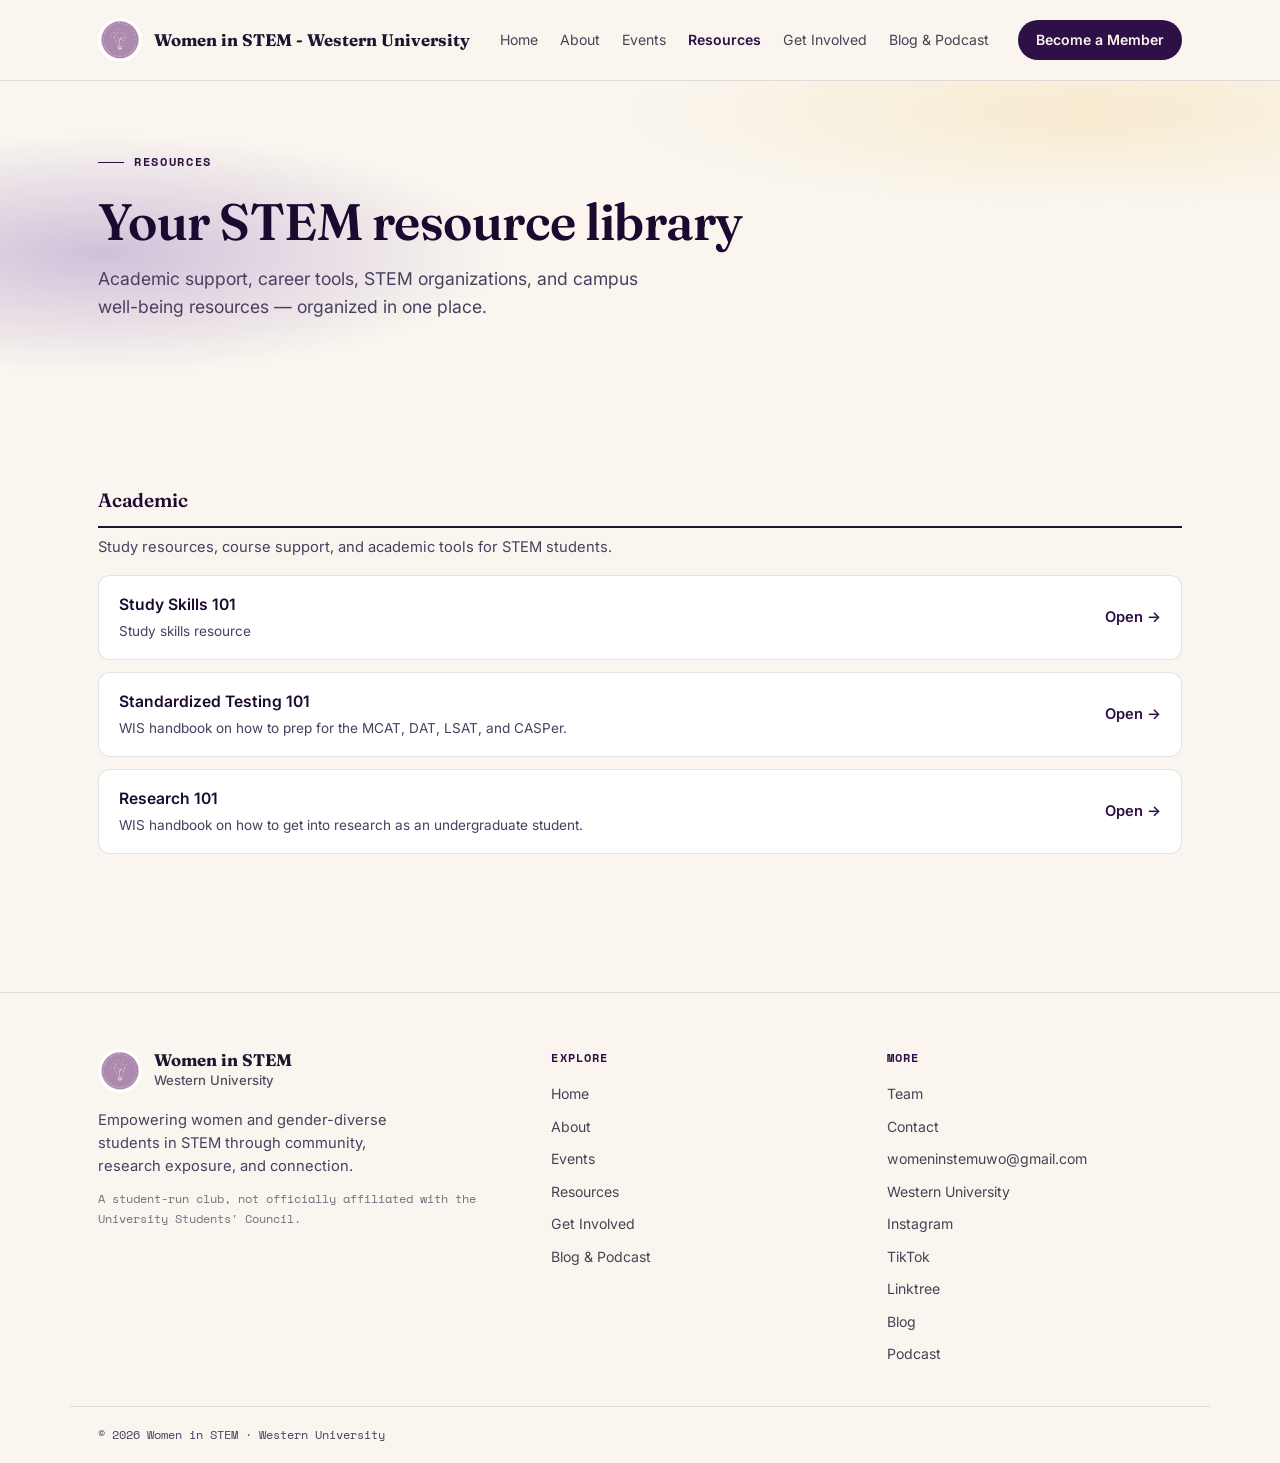
<file: resources.html>
<!DOCTYPE html>
<html lang="en">
<head>
<meta charset="UTF-8">
<meta name="viewport" content="width=device-width, initial-scale=1.0">
<title>Resources | Women in STEM</title>
<meta name="description" content="Academic, career, STEM, and well-being resources for women in STEM at Western University.">
<link rel="icon" href="images/logo/classic_logo.jpg" type="image/jpeg">
<link rel="apple-touch-icon" href="images/logo/classic_logo.jpg">
<link rel="preconnect" href="https://fonts.googleapis.com">
<link rel="preconnect" href="https://fonts.gstatic.com" crossorigin>
<link href="https://fonts.googleapis.com/css2?family=Fraunces:ital,opsz,wght@0,9..144,300..900;1,9..144,300..900&family=Inter:wght@400;500;600;700&family=Space+Mono:wght@400;700&display=swap" rel="stylesheet">
<link rel="stylesheet" href="css/styles.css">
</head>
<body>

<div id="site-header"></div>

<main id="main">
<section class="page-hero">
  <div class="wrap">
    <div class="eyebrow">Resources</div>
    <h1>Your STEM resource library</h1>
    <p>Academic support, career tools, STEM organizations, and campus well-being resources — organized in one place.</p>
  </div>
</section>

<section>
  <div class="wrap" id="resources-content"></div>
</section>
</main>

<div id="site-footer"></div>

<script src="js/data.js"></script>
<script src="js/main.js"></script>
<script>
  initLayout("resources");
  document.getElementById("resources-content").innerHTML = renderResourceHub();
</script>
</body>
</html>
</file>
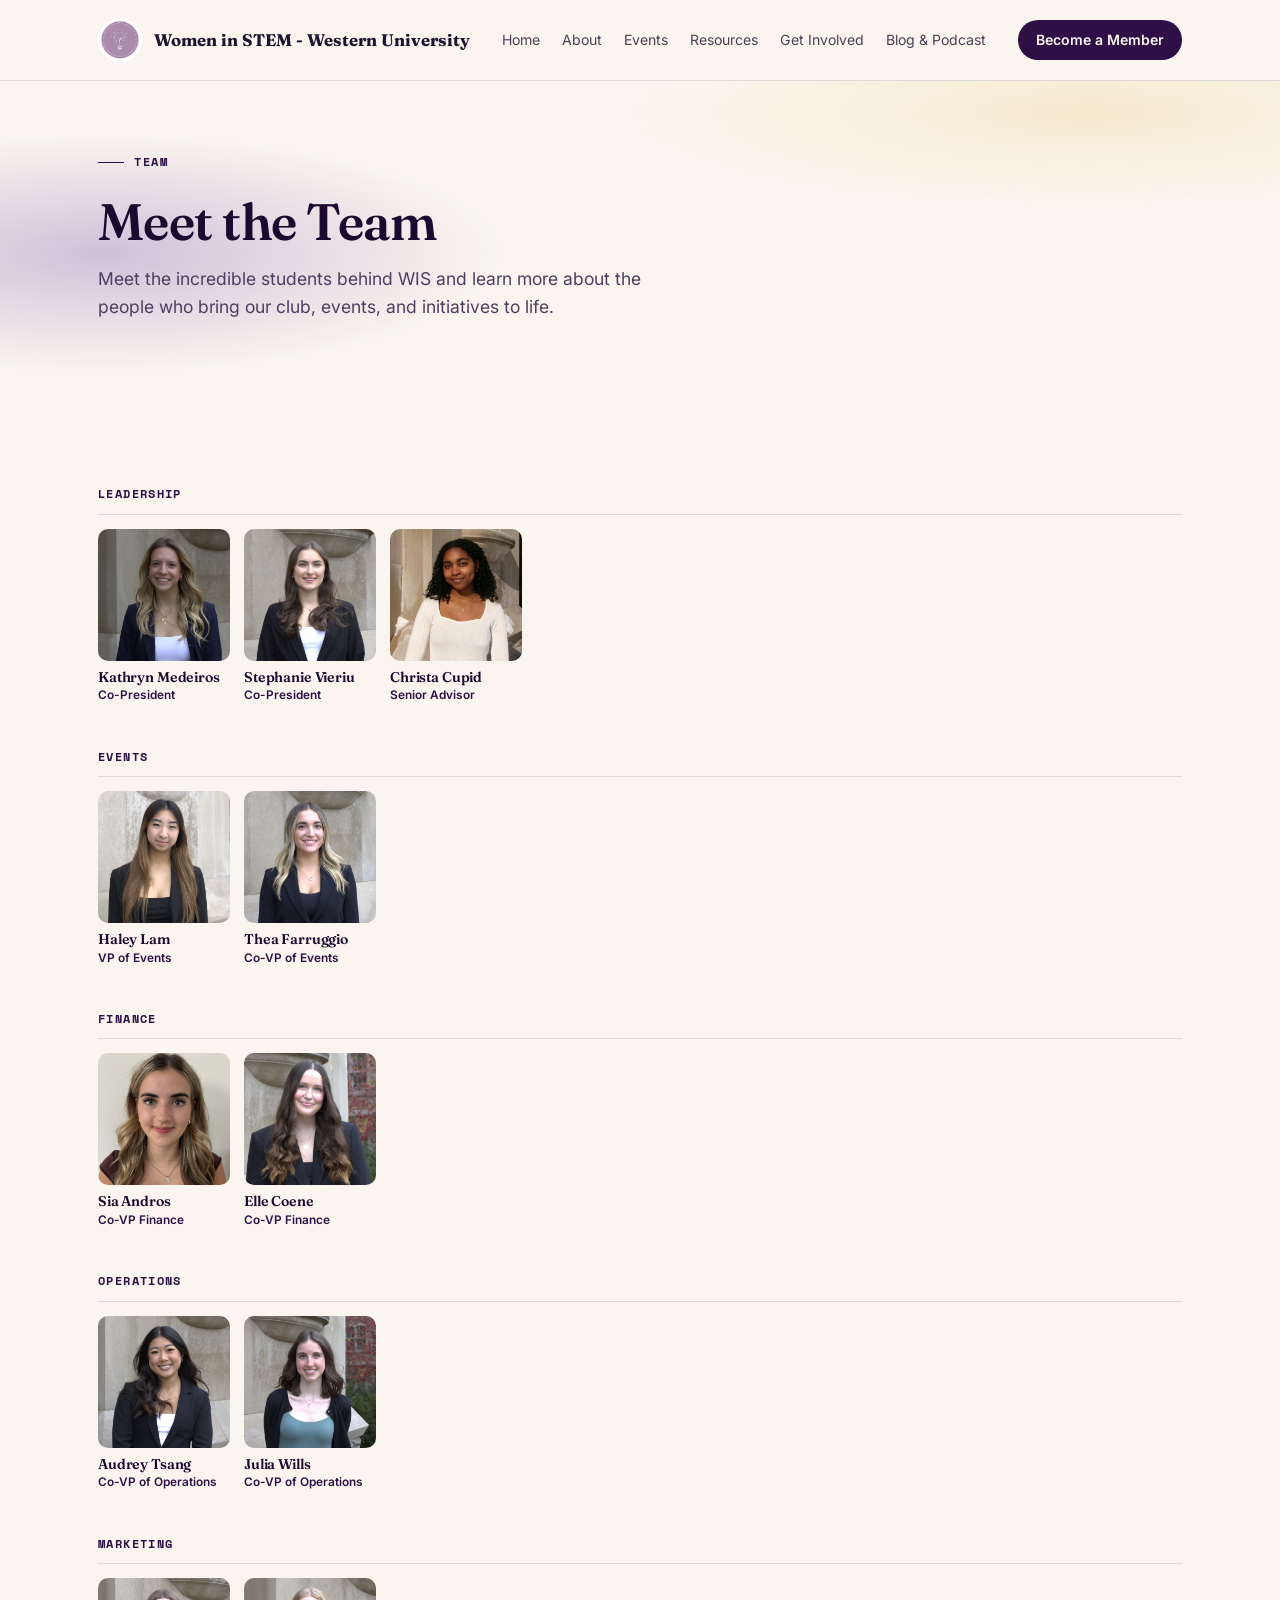
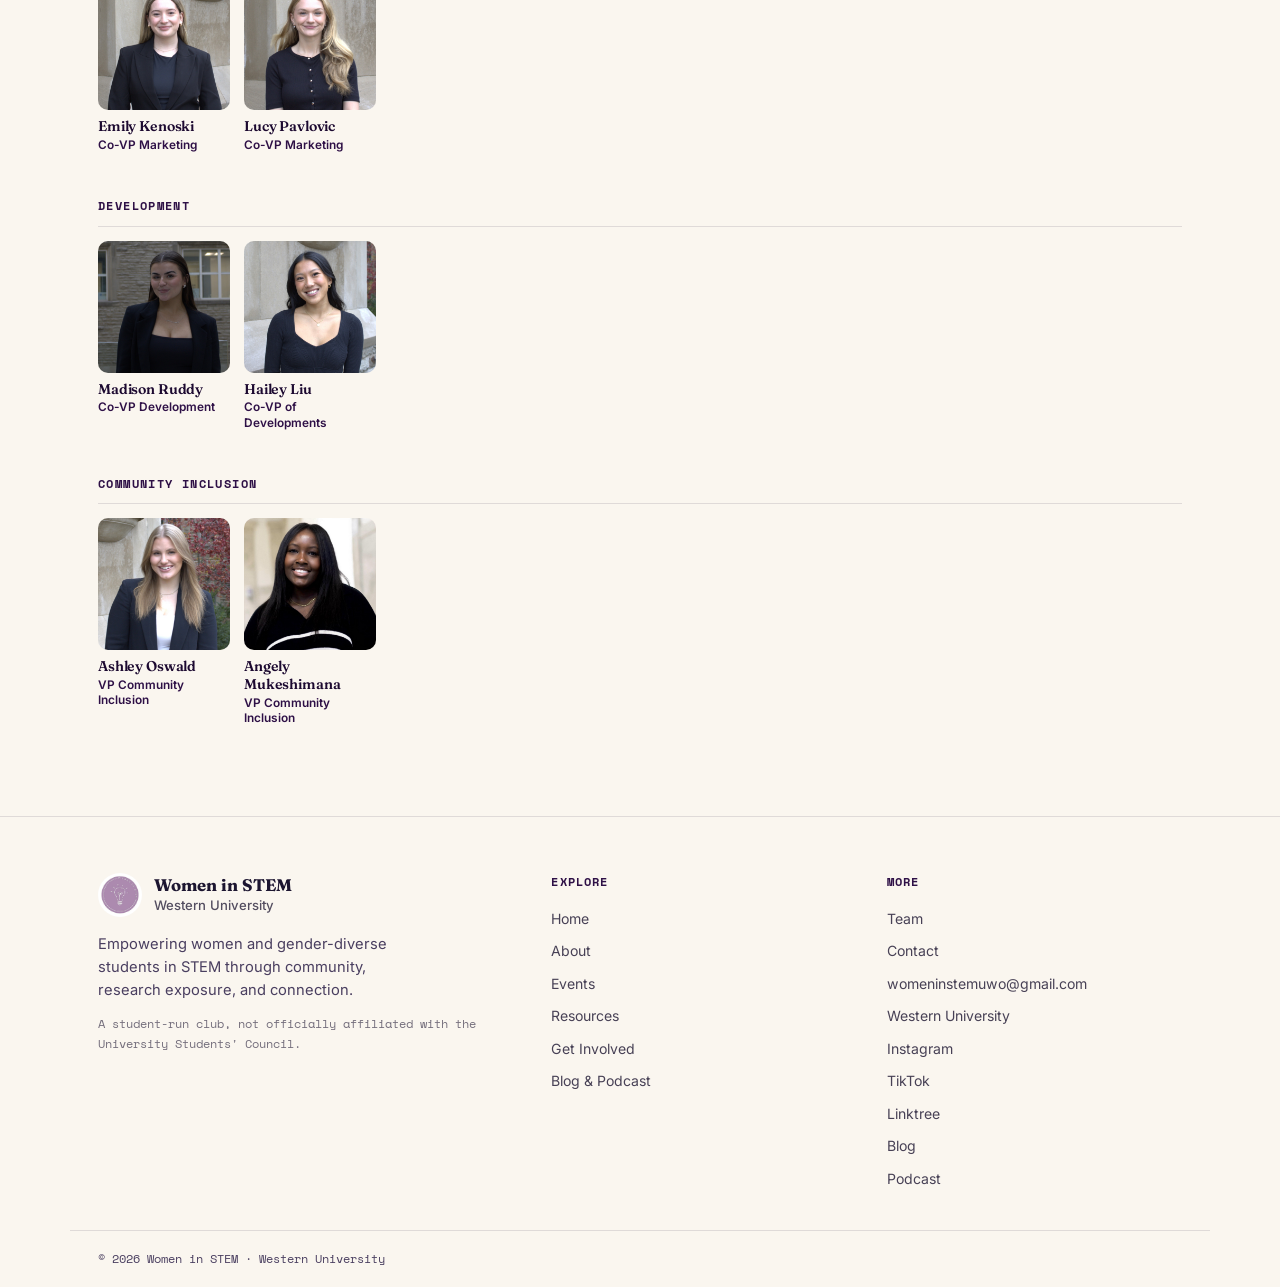
<file: team.html>
<!DOCTYPE html>
<html lang="en">
<head>
<meta charset="UTF-8">
<meta name="viewport" content="width=device-width, initial-scale=1.0">
<title>Our Team | Women in STEM</title>
<meta name="description" content="Meet the Women in STEM executive team at Western University.">
<link rel="icon" href="images/logo/classic_logo.jpg" type="image/jpeg">
<link rel="apple-touch-icon" href="images/logo/classic_logo.jpg">
<link rel="preconnect" href="https://fonts.googleapis.com">
<link rel="preconnect" href="https://fonts.gstatic.com" crossorigin>
<link href="https://fonts.googleapis.com/css2?family=Fraunces:ital,opsz,wght@0,9..144,300..900;1,9..144,300..900&family=Inter:wght@400;500;600;700&family=Space+Mono:wght@400;700&display=swap" rel="stylesheet">
<link rel="stylesheet" href="css/styles.css">
</head>
<body>

<div id="site-header"></div>

<main id="main">
<section class="page-hero">
  <div class="wrap">
    <div class="eyebrow">Team</div>
    <h1>Meet the Team</h1>
    <p>Meet the incredible students behind WIS and learn more about the people who bring our club, events, and initiatives to life.</p>
  </div>
</section>

<section>
  <div class="wrap">
    <div id="team-groups"></div>
  </div>
</section>
</main>

<div id="site-footer"></div>

<script src="js/data.js"></script>
<script src="js/main.js"></script>
<script>
  initLayout("team");
  document.getElementById("team-groups").innerHTML = renderTeam(true);
</script>
</body>
</html>
</file>
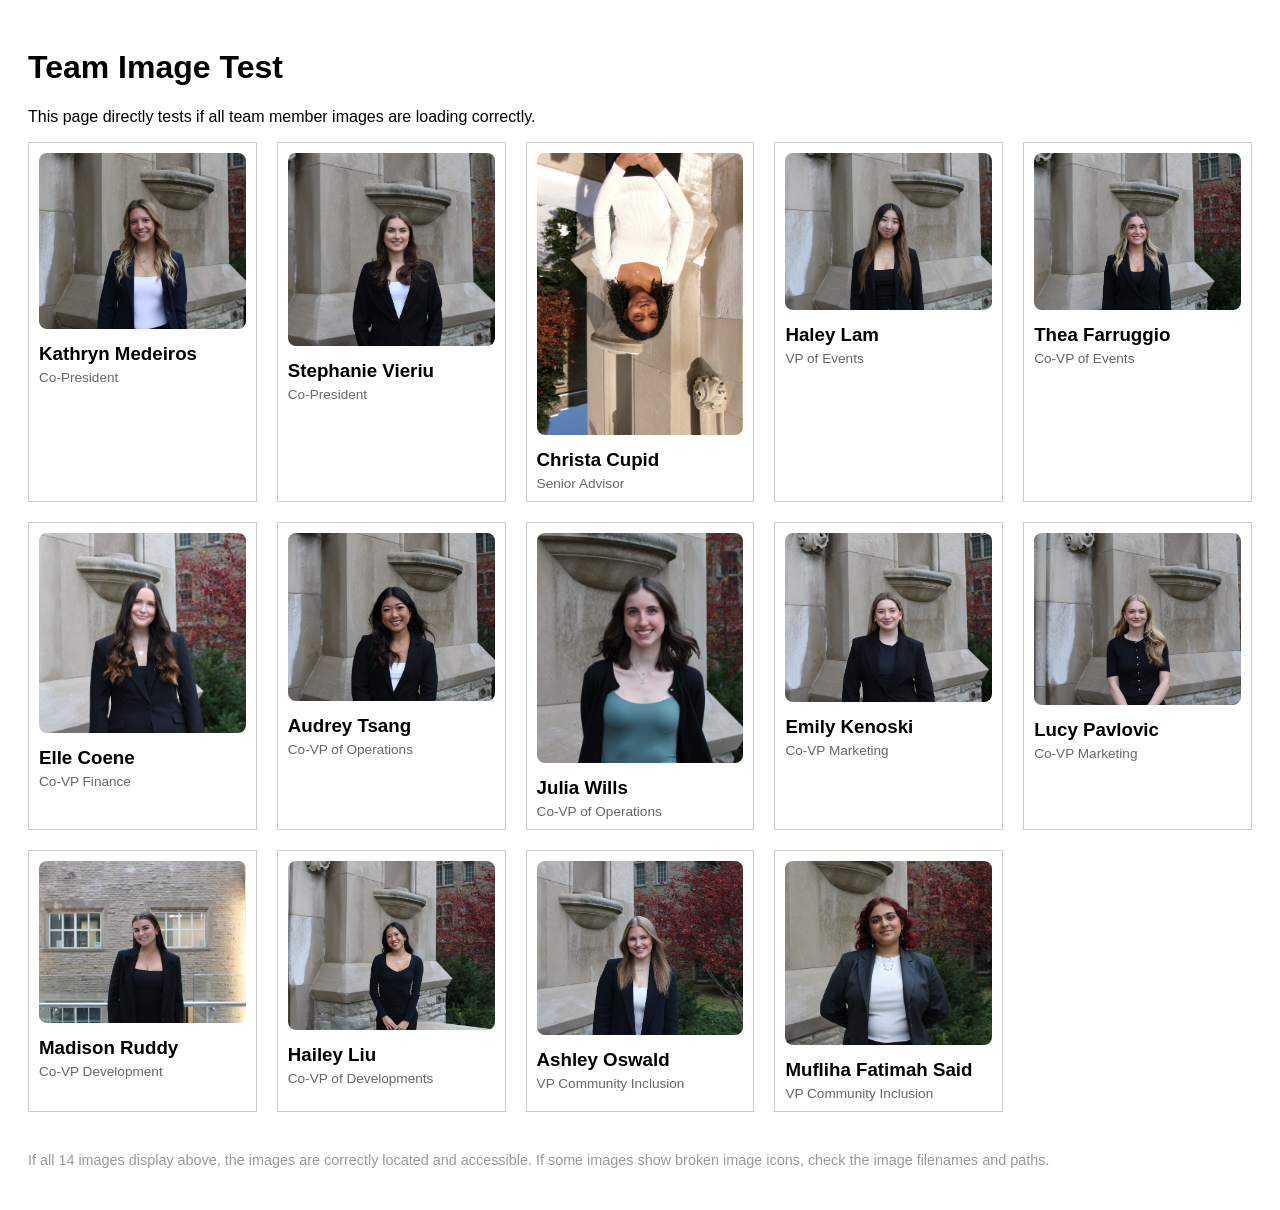
<file: test-images.html>
<!DOCTYPE html>
<html lang="en">
<head>
<meta charset="UTF-8">
<meta name="viewport" content="width=device-width, initial-scale=1.0">
<title>Test Images</title>
<style>
  body { font-family: Arial, sans-serif; padding: 20px; }
  .test-grid { display: grid; grid-template-columns: repeat(auto-fit, minmax(200px, 1fr)); gap: 20px; }
  .test-item { border: 1px solid #ccc; padding: 10px; }
  .test-item img { width: 100%; height: auto; border-radius: 8px; }
  .test-item h3 { margin: 10px 0 5px; }
  .test-item p { margin: 0; font-size: 0.85rem; color: #666; }
</style>
</head>
<body>

<h1>Team Image Test</h1>
<p>This page directly tests if all team member images are loading correctly.</p>

<div class="test-grid">
  <div class="test-item">
    <img src="images/team/co pres kathryn.png" alt="Kathryn Medeiros" loading="lazy">
    <h3>Kathryn Medeiros</h3>
    <p>Co-President</p>
  </div>
  
  <div class="test-item">
    <img src="images/team/co pres stephanie.png" alt="Stephanie Vieriu" loading="lazy">
    <h3>Stephanie Vieriu</h3>
    <p>Co-President</p>
  </div>
  
  <div class="test-item">
    <img src="images/team/senior advisor christa.png" alt="Christa Cupid" loading="lazy">
    <h3>Christa Cupid</h3>
    <p>Senior Advisor</p>
  </div>
  
  <div class="test-item">
    <img src="images/team/vp events haley.png" alt="Haley Lam" loading="lazy">
    <h3>Haley Lam</h3>
    <p>VP of Events</p>
  </div>
  
  <div class="test-item">
    <img src="images/team/vp events thea.png" alt="Thea Farruggio" loading="lazy">
    <h3>Thea Farruggio</h3>
    <p>Co-VP of Events</p>
  </div>
  
  <div class="test-item">
    <img src="images/team/vp finance elle.png" alt="Elle Coene" loading="lazy">
    <h3>Elle Coene</h3>
    <p>Co-VP Finance</p>
  </div>
  
  <div class="test-item">
    <img src="images/team/vp operations audrey.png" alt="Audrey Tsang" loading="lazy">
    <h3>Audrey Tsang</h3>
    <p>Co-VP of Operations</p>
  </div>
  
  <div class="test-item">
    <img src="images/team/vp operations julia.png" alt="Julia Wills" loading="lazy">
    <h3>Julia Wills</h3>
    <p>Co-VP of Operations</p>
  </div>
  
  <div class="test-item">
    <img src="images/team/co vp marketng emily.png" alt="Emily Kenoski" loading="lazy">
    <h3>Emily Kenoski</h3>
    <p>Co-VP Marketing</p>
  </div>
  
  <div class="test-item">
    <img src="images/team/co vp marketing lucy.png" alt="Lucy Pavlovic" loading="lazy">
    <h3>Lucy Pavlovic</h3>
    <p>Co-VP Marketing</p>
  </div>
  
  <div class="test-item">
    <img src="images/team/vp development madison.png" alt="Madison Ruddy" loading="lazy">
    <h3>Madison Ruddy</h3>
    <p>Co-VP Development</p>
  </div>
  
  <div class="test-item">
    <img src="images/team/vp development hailey.png" alt="Hailey Liu" loading="lazy">
    <h3>Hailey Liu</h3>
    <p>Co-VP of Developments</p>
  </div>
  
  <div class="test-item">
    <img src="images/team/vp communty inclusion ashley.png" alt="Ashley Oswald" loading="lazy">
    <h3>Ashley Oswald</h3>
    <p>VP Community Inclusion</p>
  </div>
  
  <div class="test-item">
    <img src="images/team/vp community inclusion mufliha.png" alt="Mufliha Fatimah Said" loading="lazy">
    <h3>Mufliha Fatimah Said</h3>
    <p>VP Community Inclusion</p>
  </div>
</div>

<p style="margin-top: 40px; color: #999; font-size: 0.9rem;">
  If all 14 images display above, the images are correctly located and accessible.
  If some images show broken image icons, check the image filenames and paths.
</p>

</body>
</html>
</file>
<file: css/styles.css>
:root {
  --ink: #1C1530;
  --purple: #2E1046;
  --purple-deep: #1C0930;
  --gold: #E8B33D;
  --gold-soft: #F4D88B;
  --cream: #FAF6EF;
  --lavender: #9677BC;
  --lavender-pale: #BBA5DF;
  --line: rgba(28, 21, 48, 0.12);
  --muted: #4a3f60;
  --max: 1140px;
}

* { box-sizing: border-box; }

html { scroll-behavior: smooth; }

body {
  margin: 0;
  background: var(--cream);
  color: var(--ink);
  font-family: 'Inter', sans-serif;
  font-size: 16px;
  line-height: 1.6;
  -webkit-font-smoothing: antialiased;
  overflow-x: hidden;
}

h1, h2, h3 {
  font-family: 'Fraunces', serif;
  font-weight: 600;
  margin: 0;
  letter-spacing: -0.01em;
}

.mono {
  font-family: 'Space Mono', monospace;
  letter-spacing: 0.02em;
}

a { color: inherit; text-decoration: none; }
img { max-width: 100%; display: block; }

.wrap { max-width: var(--max); margin: 0 auto; padding: 0 28px; }

:focus-visible { outline: 3px solid var(--purple); outline-offset: 2px; }

.skip-link {
  position: absolute;
  top: -100px;
  left: 16px;
  background: var(--purple);
  color: var(--cream);
  padding: 10px 16px;
  border-radius: 8px;
  z-index: 100;
  font-weight: 600;
}

.skip-link:focus { top: 16px; }

/* NAV */
header {
  position: sticky;
  top: 0;
  z-index: 50;
  background: rgba(250, 246, 239, 0.92);
  backdrop-filter: blur(8px);
  border-bottom: 1px solid var(--line);
}

nav {
  display: flex;
  align-items: center;
  justify-content: space-between;
  padding: 18px 28px;
  max-width: var(--max);
  margin: 0 auto;
  gap: 16px;
}

.brand {
  display: flex;
  align-items: center;
  gap: 12px;
  font-family: 'Fraunces', serif;
  font-weight: 700;
  font-size: 1.05rem;
  flex-shrink: 0;
}

.brand-logo {
  width: 44px;
  height: 44px;
  border-radius: 50%;
  object-fit: cover;
  flex-shrink: 0;
}

.brand-text { line-height: 1.2; }

.brand-sub {
  font-size: 0.82rem;
  font-weight: 500;
  opacity: 0.75;
  font-family: 'Inter', sans-serif;
}

.navlinks {
  display: flex;
  gap: 22px;
  font-size: 0.88rem;
  align-items: center;
}

.navlinks a {
  text-decoration: none;
  opacity: 0.8;
  transition: opacity 0.2s;
  white-space: nowrap;
}

.navlinks a:hover,
.navlinks a.active { opacity: 1; }

.navlinks a.active { color: var(--purple); font-weight: 600; }

.nav-cta {
  background: var(--purple);
  color: var(--cream);
  padding: 9px 18px;
  border-radius: 999px;
  font-size: 0.88rem;
  font-weight: 600;
  text-decoration: none;
  white-space: nowrap;
  flex-shrink: 0;
}

.menu-btn {
  display: none;
  background: none;
  border: none;
  cursor: pointer;
  padding: 6px;
  flex-shrink: 0;
}

.menu-btn span {
  display: block;
  width: 22px;
  height: 2px;
  background: var(--ink);
  margin: 5px 0;
  transition: transform 0.2s, opacity 0.2s;
}

.menu-btn[aria-expanded="true"] span:nth-child(1) { transform: translateY(7px) rotate(45deg); }
.menu-btn[aria-expanded="true"] span:nth-child(2) { opacity: 0; }
.menu-btn[aria-expanded="true"] span:nth-child(3) { transform: translateY(-7px) rotate(-45deg); }

.mobile-nav {
  display: none;
  flex-direction: column;
  gap: 4px;
  padding: 0 28px 20px;
  max-width: var(--max);
  margin: 0 auto;
}

.mobile-nav.open { display: flex; }

.mobile-nav a {
  padding: 12px 0;
  border-bottom: 1px solid var(--line);
  font-weight: 500;
}

.mobile-nav a.active { color: var(--purple); font-weight: 700; }

.mobile-nav .nav-cta-mobile {
  margin-top: 8px;
  text-align: center;
  background: var(--purple);
  color: var(--cream);
  padding: 12px 18px;
  border-radius: 999px;
  font-weight: 600;
  border-bottom: none;
}

/* HERO */
.hero {
  position: relative;
  overflow: hidden;
  padding: 100px 0 110px;
  background:
    radial-gradient(ellipse 60% 50% at 85% 10%, rgba(232, 179, 61, 0.22), transparent 60%),
    radial-gradient(ellipse 50% 40% at 10% 90%, rgba(150, 119, 188, 0.5), transparent 65%);
}

.hero-grid {
  display: grid;
  grid-template-columns: 1.2fr 0.8fr;
  gap: 50px;
  align-items: center;
}

.eyebrow {
  font-family: 'Space Mono', monospace;
  text-transform: uppercase;
  font-size: 0.74rem;
  letter-spacing: 0.14em;
  color: var(--purple);
  font-weight: 700;
  display: flex;
  align-items: center;
  gap: 10px;
  margin-bottom: 22px;
}

.eyebrow::before {
  content: '';
  width: 26px;
  height: 1px;
  background: var(--purple);
}

.hero-location {
  margin-top: 48px;
  margin-bottom: 0;
}

.hero h1 {
  font-size: clamp(2.6rem, 5vw, 4.1rem);
  line-height: 1.04;
  color: var(--purple-deep);
}

.hero h1 em {
  font-style: italic;
  color: var(--purple);
  position: relative;
}

.hero .lede p {
  margin-top: 16px;
  font-size: 1.15rem;
  max-width: 480px;
  color: #3a3050;
}

.hero .lede p:first-child {
  margin-top: 22px;
}

.section-head p + p {
  margin-top: 14px;
}

.about-closing {
  margin-top: 56px;
  margin-bottom: 0;
}

.hero-actions {
  display: flex;
  gap: 14px;
  margin-top: 34px;
  flex-wrap: wrap;
}

.btn-primary {
  background: var(--purple);
  color: var(--cream);
  padding: 14px 26px;
  border-radius: 999px;
  text-decoration: none;
  font-weight: 600;
  font-size: 0.95rem;
  display: inline-flex;
  align-items: center;
  gap: 8px;
  transition: transform 0.15s ease, background 0.2s;
}

.btn-primary:hover { transform: translateY(-2px); background: var(--purple-deep); }

.btn-secondary {
  border: 1.5px solid var(--ink);
  padding: 14px 26px;
  border-radius: 999px;
  text-decoration: none;
  font-weight: 600;
  font-size: 0.95rem;
  color: var(--ink);
  transition: background 0.2s;
}

.btn-secondary:hover { background: rgba(28, 21, 48, 0.06); }

.hero-logo {
  display: flex;
  justify-content: center;
  align-items: center;
}

.hero-logo img {
  width: min(340px, 100%);
  border-radius: 50%;
  box-shadow: 0 24px 60px -18px rgba(46, 16, 70, 0.4);
}

/* STAT STRIP */
.stats {
  border-top: 1px solid var(--line);
  border-bottom: 1px solid var(--line);
  background: var(--purple-deep);
  color: var(--cream);
}

.stats .wrap {
  display: grid;
  grid-template-columns: repeat(4, 1fr);
  padding: 42px 28px;
  gap: 20px;
}

.stat-num {
  font-family: 'Fraunces', serif;
  font-size: 2.4rem;
  font-weight: 600;
  color: var(--gold-soft);
}

.stat-label {
  font-size: 0.84rem;
  opacity: 0.85;
  margin-top: 4px;
}

section { padding: 90px 0; }

.section-head { max-width: 620px; margin-bottom: 56px; }
.section-head .eyebrow { margin-bottom: 14px; }
.section-head h2 { font-size: clamp(1.9rem, 3.4vw, 2.6rem); color: var(--purple-deep); }
.section-head p { margin-top: 14px; color: #4a3f60; font-size: 1.05rem; }

/* ABOUT / MISSION */
.about-grid {
  display: grid;
  grid-template-columns: 1fr 1fr;
  gap: 50px;
  align-items: start;
}

.pillar {
  border-top: 2px solid var(--ink);
  padding-top: 18px;
  margin-bottom: 34px;
}

.pillar .mono { font-size: 0.78rem; color: var(--purple); font-weight: 700; }
.pillar h3 { font-size: 1.25rem; margin-top: 8px; margin-bottom: 8px; color: var(--purple-deep); }
.pillar p { margin: 0; color: #4a3f60; font-size: 0.97rem; }

/* FEATURES */
.features { background: var(--cream); }

.features-grid {
  display: grid;
  grid-template-columns: repeat(auto-fit, minmax(260px, 1fr));
  gap: 28px;
  margin-top: 48px;
}

.feature-card {
  background: var(--cream);
  border: 1px solid var(--line);
  border-radius: 12px;
  padding: 32px;
  transition: all 0.3s ease;
}

.feature-card:hover {
  border-color: var(--purple);
  box-shadow: 0 4px 16px rgba(46, 16, 70, 0.08);
}

.feature-card h3 {
  font-size: 1.2rem;
  color: var(--purple-deep);
  margin-top: 0;
  margin-bottom: 12px;
}

.feature-card p {
  font-size: 0.97rem;
  color: #4a3f60;
  margin: 0;
}

/* EVENTS */
.events { background: var(--purple-deep); color: var(--cream); }
.events .section-head h2 { color: var(--cream); }
.events .section-head p { color: #cfc3e6; }
.events .eyebrow { color: var(--gold-soft); }
.events .eyebrow::before { background: var(--gold-soft); }

.event-list { display: flex; flex-direction: column; }

.event-row {
  display: grid;
  grid-template-columns: 120px 1fr 140px;
  gap: 24px;
  align-items: center;
  padding: 26px 0;
  border-bottom: 1px solid rgba(250, 246, 239, 0.16);
}

.event-row:first-child { border-top: 1px solid rgba(250, 246, 239, 0.16); }

.event-date {
  font-family: 'Space Mono', monospace;
  font-size: 0.85rem;
  color: var(--gold-soft);
}

.event-title {
  font-family: 'Fraunces', serif;
  font-size: 1.25rem;
  font-weight: 600;
}

.event-meta { font-size: 0.85rem; opacity: 0.8; margin-top: 4px; }

.event-tag {
  justify-self: start;
  font-family: 'Space Mono', monospace;
  font-size: 0.72rem;
  border: 1px solid rgba(250, 246, 239, 0.4);
  padding: 5px 12px;
  border-radius: 999px;
  white-space: nowrap;
}

/* TEAM */
.team-preview-grid {
  display: grid;
  grid-template-columns: repeat(auto-fill, minmax(130px, 1fr));
  gap: 20px;
  max-width: 820px;
}

.team-group { margin-top: 44px; }
.team-group:first-of-type { margin-top: 0; }

.team-group-title {
  font-family: 'Space Mono', monospace;
  font-size: 0.72rem;
  font-weight: 700;
  text-transform: uppercase;
  letter-spacing: 0.12em;
  color: var(--purple);
  margin: 0 0 14px;
  padding-bottom: 10px;
  border-bottom: 1px solid var(--line);
}

.team-grid {
  display: grid;
  grid-template-columns: repeat(auto-fill, 132px);
  gap: 14px;
  justify-content: start;
}

.person-photo {
  aspect-ratio: 1;
  width: 100%;
  border-radius: 10px;
  background: var(--lavender);
  margin: 0 0 8px;
  position: relative;
  overflow: hidden;
  display: flex;
  align-items: center;
  justify-content: center;
}

.person-photo .team-photo {
  width: 100%;
  height: 100%;
  object-fit: cover;
  display: block;
}

.person-photo span {
  font-family: 'Fraunces', serif;
  font-size: 1.35rem;
  font-weight: 600;
  color: var(--purple-deep);
  opacity: 0.5;
}

.team-photo {
  width: 100%;
  height: 100%;
  object-fit: cover;
  object-position: center;
}

.photo-placeholder {
  font-family: 'Fraunces', serif;
  font-size: 1.35rem;
  font-weight: 600;
  color: var(--purple-deep);
  opacity: 0.5;
}

.person h3 { font-size: 0.88rem; color: var(--purple-deep); line-height: 1.25; }
.person .role { font-size: 0.74rem; color: var(--purple); font-weight: 600; margin-top: 2px; line-height: 1.3; }
.person .field { font-family: 'Space Mono', monospace; font-size: 0.74rem; color: #6a5d82; margin-top: 8px; }

/* JOIN */
.join {
  background: linear-gradient(160deg, var(--gold-soft) 0%, var(--gold) 100%);
  border-radius: 28px;
  padding: 64px 50px;
  max-width: 720px;
}

.join h2 { font-size: clamp(1.8rem, 3vw, 2.4rem); color: var(--purple-deep); }
.join p { color: #4a3320; margin-top: 14px; max-width: 520px; font-size: 1.05rem; }
.join .btn-primary { margin-top: 28px; }

footer { padding: 56px 0 0; border-top: 1px solid var(--line); }

.footer-grid {
  display: grid;
  grid-template-columns: 1.4fr 1fr 1fr;
  gap: 40px;
  padding-bottom: 40px;
}

.footer-brand .brand { margin-bottom: 16px; }

.footer-mission {
  font-size: 0.92rem;
  color: var(--muted);
  margin: 0 0 12px;
  max-width: 320px;
  line-height: 1.55;
}

.footer-col {
  display: flex;
  flex-direction: column;
  gap: 10px;
}

.footer-col a {
  font-size: 0.88rem;
  opacity: 0.8;
  transition: opacity 0.2s;
}

.footer-col a:hover { opacity: 1; color: var(--purple); }

.footer-heading {
  font-family: 'Space Mono', monospace;
  font-size: 0.72rem;
  text-transform: uppercase;
  letter-spacing: 0.1em;
  color: var(--purple);
  margin: 0 0 6px;
  font-weight: 700;
}

.footer-bottom {
  border-top: 1px solid var(--line);
  padding: 18px 28px;
  font-size: 0.78rem;
  color: var(--muted);
  font-family: 'Space Mono', monospace;
}

.footer-small {
  font-size: 0.78rem;
  opacity: 0.6;
  margin-top: 10px;
  font-family: 'Space Mono', monospace;
}

/* Page hero (inner pages) */
.page-hero {
  padding: 72px 0 56px;
  background:
    radial-gradient(ellipse 60% 50% at 85% 10%, rgba(232, 179, 61, 0.18), transparent 60%),
    radial-gradient(ellipse 45% 55% at 8% 55%, rgba(150, 119, 188, 0.42), transparent 70%);
}

.page-hero h1 {
  font-size: clamp(2.2rem, 4.5vw, 3.2rem);
  color: var(--purple-deep);
  line-height: 1.08;
}

.page-hero p {
  margin-top: 16px;
  max-width: 560px;
  color: var(--muted);
  font-size: 1.1rem;
}

.section-head-row {
  display: flex;
  justify-content: space-between;
  align-items: flex-end;
  gap: 20px;
  flex-wrap: wrap;
  margin-bottom: 48px;
}

.section-head-row .section-head { margin-bottom: 0; }

.btn-text {
  font-weight: 600;
  color: var(--purple);
  font-size: 0.92rem;
}

.btn-text:hover { text-decoration: underline; }

.btn-text-on-dark { color: var(--gold-soft); }
.btn-text-on-dark:hover { color: var(--cream); }

.section-cta {
  margin-top: 36px;
  text-align: center;
}

#cta-community {
  text-align: center;
}

#cta-community .section-head {
  margin-left: auto;
  margin-right: auto;
}

#cta-community .section-head h2 {
  color: var(--purple-deep);
}

#cta-community .hero-actions {
  justify-content: center;
  margin-top: 32px;
}

.bg-alt { background: rgba(187, 165, 223, 0.12); }

.hidden { display: none !important; }

/* Cards */
.card-grid {
  display: grid;
  grid-template-columns: repeat(auto-fill, minmax(280px, 1fr));
  gap: 20px;
}

.card {
  border: 1.5px solid var(--line);
  border-radius: 16px;
  padding: 24px;
  background: #fff;
  display: flex;
  flex-direction: column;
  gap: 8px;
  transition: transform 0.15s ease, box-shadow 0.2s, border-color 0.2s;
}

.card:hover {
  transform: translateY(-3px);
  border-color: var(--purple);
  box-shadow: 0 12px 32px -12px rgba(46, 16, 70, 0.18);
}

.card-tag {
  font-family: 'Space Mono', monospace;
  font-size: 0.68rem;
  text-transform: uppercase;
  letter-spacing: 0.08em;
  color: var(--purple);
  font-weight: 700;
}

.card h3 { font-size: 1.1rem; color: var(--purple-deep); }
.card p { font-size: 0.92rem; color: var(--muted); margin: 0; flex: 1; }
.card-meta { font-size: 0.82rem; color: #6a5d82; margin-top: 4px; }
.card-link { margin-top: 12px; font-size: 0.88rem; font-weight: 600; color: var(--purple); align-self: flex-start; }

.card-header-row {
  display: flex;
  align-items: center;
  justify-content: space-between;
  gap: 10px;
  flex-wrap: wrap;
}

.card-purpose,
.card-note,
.card-status {
  font-size: 0.88rem;
  color: var(--muted);
  margin: 0;
}

.card-note { font-style: italic; }
.card-status { color: #6a5d82; }

.status-badge {
  font-family: 'Space Mono', monospace;
  font-size: 0.62rem;
  text-transform: uppercase;
  letter-spacing: 0.06em;
  padding: 4px 10px;
  border-radius: 999px;
  font-weight: 700;
  white-space: nowrap;
}

.status-badge--planned,
.status-badge--coming-soon {
  background: rgba(187, 165, 223, 0.35);
  color: var(--purple);
}

.status-badge--recorded {
  background: rgba(232, 179, 61, 0.25);
  color: #6b4a00;
}

.card--planned {
  border-style: dashed;
  background: rgba(255, 255, 255, 0.85);
}

.card--recorded {
  border-color: rgba(232, 179, 61, 0.45);
}

.card-placeholder-note {
  font-size: 0.82rem;
  color: #6a5d82;
  font-style: italic;
  margin-top: 8px;
}

.event-card .event-date-block {
  font-family: 'Space Mono', monospace;
  font-size: 0.78rem;
  color: var(--purple);
  font-weight: 700;
}

/* Values */
.values-grid {
  display: grid;
  grid-template-columns: repeat(auto-fill, minmax(200px, 1fr));
  gap: 16px;
}

.value-card {
  background: var(--lavender);
  color: var(--purple-deep);
  border-radius: 14px;
  padding: 22px 20px;
}

.value-card h3 { font-size: 1.05rem; margin-bottom: 6px; }
.value-card p { font-size: 0.88rem; margin: 0; opacity: 0.85; }

/* Empty state */
.empty-state {
  border: 1.5px dashed var(--line);
  border-radius: 18px;
  padding: 48px 32px;
  text-align: center;
  background: #fff;
}

.empty-state-title {
  font-family: 'Fraunces', serif;
  font-size: 1.35rem;
  color: var(--purple-deep);
  margin: 0 0 10px;
}

.empty-state-text {
  color: var(--muted);
  margin: 0 auto;
  max-width: 480px;
  font-size: 0.95rem;
}

.category-chips {
  display: flex;
  flex-wrap: wrap;
  gap: 10px;
  justify-content: center;
  margin-top: 24px;
}

.category-chip {
  font-family: 'Space Mono', monospace;
  font-size: 0.72rem;
  padding: 8px 14px;
  border-radius: 999px;
  border: 1.5px solid var(--line);
  color: var(--purple);
  font-weight: 700;
}

/* Events page dark section */
.events-dark {
  background: var(--purple-deep);
  color: var(--cream);
}

.events-dark .section-head h2 { color: var(--cream); }
.events-dark .section-head p { color: #cfc3e6; }
.events-dark .eyebrow { color: var(--gold-soft); }
.events-dark .eyebrow::before { background: var(--gold-soft); }

.events-dark .card {
  background: rgba(255, 255, 255, 0.06);
  border-color: rgba(250, 246, 239, 0.15);
  color: var(--cream);
}

.events-dark .card h3 { color: var(--cream); }
.events-dark .card p,
.events-dark .card-meta,
.events-dark .card-placeholder-note,
.events-dark .card-note,
.events-dark .card-purpose,
.events-dark .card-status { color: #cfc3e6; }
.events-dark .card-tag { color: var(--gold-soft); }
.events-dark .event-date-block { color: var(--gold-soft); }

.btn-on-dark {
  color: var(--cream);
  border-color: rgba(250, 246, 239, 0.5);
}

/* Team photo placeholder */
.photo-soon-label {
  display: block;
  font-family: 'Space Mono', monospace;
  font-size: 0.55rem;
  text-transform: uppercase;
  letter-spacing: 0.06em;
  color: var(--purple-deep);
  opacity: 0.55;
  margin-top: 4px;
  text-align: center;
  line-height: 1.2;
  padding: 0 4px;
}

.person-photo .photo-soon {
  font-size: 1.2rem;
}

/* Involve cards */
.involve-grid {
  display: grid;
  grid-template-columns: repeat(auto-fill, minmax(240px, 1fr));
  gap: 16px;
}

.involve-card {
  border: 1.5px solid var(--line);
  border-radius: 14px;
  padding: 24px;
  background: #fff;
}

.involve-card h3 { font-size: 1.05rem; color: var(--purple-deep); margin-bottom: 8px; }
.involve-card p { font-size: 0.9rem; color: var(--muted); margin: 0 0 14px; flex: 1; }

.involve-card--link {
  transition: transform 0.15s ease, border-color 0.2s, box-shadow 0.2s;
  display: flex;
  flex-direction: column;
}

.involve-card--link:hover {
  transform: translateY(-3px);
  border-color: var(--purple);
  box-shadow: 0 12px 32px -12px rgba(46, 16, 70, 0.18);
}

/* Featured opportunity */
.featured-opp {
  display: flex;
  justify-content: space-between;
  align-items: center;
  gap: 32px;
  background: #fff;
  border: 1.5px solid var(--line);
  border-radius: 20px;
  padding: 36px 40px;
}

.featured-opp h3 {
  font-size: 1.3rem;
  color: var(--purple-deep);
  margin: 8px 0;
}

.featured-opp p {
  color: var(--muted);
  margin: 0;
  max-width: 520px;
  font-size: 0.95rem;
}

.featured-eyebrow { margin-bottom: 0; }

.featured-opp--soon {
  background: linear-gradient(160deg, rgba(150, 119, 188, 0.3) 0%, rgba(250, 246, 239, 0.8) 100%);
}

/* Latest content preview empty state */
.content-preview-empty {
  display: grid;
  grid-template-columns: repeat(3, 1fr);
  gap: 16px;
}

.content-preview-item {
  border: 1.5px dashed var(--line);
  border-radius: 14px;
  padding: 28px 24px;
  background: #fff;
  text-align: center;
}

.content-preview-item .mono {
  font-size: 0.72rem;
  color: var(--purple);
  font-weight: 700;
  display: block;
  margin-bottom: 10px;
}

.content-preview-item p {
  margin: 0;
  font-size: 0.88rem;
  color: var(--muted);
  font-style: italic;
}

.page-intro {
  font-size: 1.05rem;
  color: var(--muted);
  max-width: 640px;
  margin: 0 0 32px;
  line-height: 1.6;
}

.category-sections {
  display: grid;
  grid-template-columns: repeat(auto-fill, minmax(260px, 1fr));
  gap: 20px;
}

.category-section {
  border: 1.5px solid var(--line);
  border-radius: 14px;
  padding: 24px;
  background: #fff;
}

.category-section h3 {
  font-size: 1.05rem;
  color: var(--purple-deep);
  margin: 0 0 8px;
}

.category-section p {
  font-size: 0.9rem;
  color: var(--muted);
  margin: 0;
}

.category-section-note {
  margin-top: 12px !important;
  font-size: 0.82rem !important;
  font-style: italic;
  color: #8a7a90 !important;
}

.resource-blurb {
  font-size: 0.92rem;
  color: var(--muted);
  margin: -8px 0 16px;
}

.filter-bar {
  display: flex;
  flex-wrap: wrap;
  gap: 8px;
  margin-bottom: 28px;
}

.filter-btn {
  padding: 8px 16px;
  border-radius: 999px;
  border: 1.5px solid var(--line);
  background: #fff;
  cursor: pointer;
  font-weight: 600;
  font-size: 0.82rem;
  font-family: 'Inter', sans-serif;
  transition: background 0.2s;
}

.filter-btn.active,
.filter-btn:hover {
  background: var(--purple);
  color: var(--cream);
  border-color: var(--purple);
}

.placeholder-block {
  border: 1.5px dashed var(--line);
  border-radius: 14px;
  padding: 32px;
  background: rgba(255, 255, 255, 0.6);
  color: var(--muted);
  font-style: italic;
}

.contact-email-highlight {
  display: inline-block;
  font-family: 'Fraunces', serif;
  font-size: 1.5rem;
  font-weight: 600;
  color: var(--purple);
  margin: 8px 0 16px;
}

.contact-email-highlight:hover { text-decoration: underline; }

.partnership-block {
  border: 1.5px solid var(--line);
  border-radius: 16px;
  padding: 32px;
  background: #fff;
}

.partnership-block p {
  color: var(--muted);
  margin: 0 0 8px;
  font-size: 0.95rem;
}

.pending-note {
  margin-top: 24px;
  padding: 12px 16px;
  background: rgba(187, 165, 223, 0.2);
  border-radius: 10px;
  border-left: 3px solid var(--purple);
}

.pending-note code {
  font-family: 'Space Mono', monospace;
  font-size: 0.85em;
}

/* Blog tabs */
.content-external-cta {
  margin-bottom: 28px;
}

.content-tabs {
  display: flex;
  gap: 8px;
  margin-bottom: 32px;
  flex-wrap: wrap;
}

.tab-btn {
  padding: 10px 20px;
  border-radius: 999px;
  border: 1.5px solid var(--line);
  background: #fff;
  cursor: pointer;
  font-weight: 600;
  font-size: 0.88rem;
  font-family: 'Inter', sans-serif;
  transition: background 0.2s;
}

.tab-btn.active {
  background: var(--purple);
  color: var(--cream);
  border-color: var(--purple);
}

/* Resources */
.resource-section { margin-bottom: 48px; }

.resource-section h3 {
  font-size: 1.2rem;
  color: var(--purple-deep);
  margin-bottom: 16px;
  padding-bottom: 10px;
  border-bottom: 2px solid var(--ink);
}

.resource-list { display: flex; flex-direction: column; gap: 12px; }

.resource-item {
  display: flex;
  justify-content: space-between;
  align-items: center;
  gap: 16px;
  padding: 16px 20px;
  border: 1.5px solid var(--line);
  border-radius: 12px;
  background: #fff;
}

.resource-item h4 {
  font-size: 0.98rem;
  color: var(--purple-deep);
  font-family: 'Inter', sans-serif;
  font-weight: 600;
  margin: 0;
}

.resource-item p { font-size: 0.85rem; color: var(--muted); margin: 4px 0 0; }

/* Contact */
.contact-grid {
  display: grid;
  grid-template-columns: 1fr 1fr;
  gap: 48px;
  align-items: start;
}

.contact-info h3 {
  font-size: 1.1rem;
  color: var(--purple-deep);
  margin-bottom: 8px;
  margin-top: 24px;
}

.contact-info h3:first-child { margin-top: 0; }

.contact-info p,
.contact-info a { font-size: 0.95rem; color: var(--muted); }

.contact-info a:hover { color: var(--purple); }

form { display: flex; flex-direction: column; gap: 14px; }

label {
  font-size: 0.88rem;
  font-weight: 600;
  color: var(--purple-deep);
}

input, select, textarea {
  padding: 14px 16px;
  border-radius: 10px;
  border: 1.5px solid var(--line);
  background: #fff;
  font-family: 'Inter', sans-serif;
  font-size: 0.95rem;
  width: 100%;
}

textarea { min-height: 120px; resize: vertical; }

input::placeholder,
textarea::placeholder { color: #8a7a90; }

form .btn-primary {
  border: none;
  cursor: pointer;
  justify-content: center;
}

.form-note {
  font-size: 0.78rem;
  color: var(--muted);
  margin: 0;
}

.form-status {
  font-size: 0.88rem;
  color: var(--purple);
  margin: 0;
  min-height: 1.2em;
}

.spotlight-feature {
  background: var(--purple-deep);
  color: var(--cream);
  border-radius: 20px;
  padding: 40px;
  margin-bottom: 20px;
}

.spotlight-feature h3 { color: var(--gold-soft); font-size: 1.4rem; }
.spotlight-feature .field {
  font-family: 'Space Mono', monospace;
  font-size: 0.78rem;
  color: var(--lavender-pale);
  margin-top: 4px;
}

@media (max-width: 960px) {
  .navlinks,
  .nav-cta { display: none; }
  .menu-btn { display: block; }
}

@media (max-width: 860px) {
  .hero-grid { grid-template-columns: 1fr; }
  .hero-logo { order: -1; max-width: 280px; margin: 0 auto; }
  .about-grid { grid-template-columns: 1fr; }
  .stats .wrap { grid-template-columns: repeat(2, 1fr); }
  .features-grid { grid-template-columns: 1fr; }
  .team-grid { grid-template-columns: repeat(auto-fill, 120px); gap: 12px; }
  .team-preview-grid { grid-template-columns: repeat(auto-fill, minmax(110px, 1fr)); gap: 14px; }
  .event-row { grid-template-columns: 1fr; gap: 8px; }
  .join { padding: 42px 26px; }
  .contact-grid { grid-template-columns: 1fr; }
  .section-head-row { flex-direction: column; align-items: flex-start; }
  .footer-grid { grid-template-columns: 1fr; gap: 28px; }
  .content-preview-empty { grid-template-columns: 1fr; }
  .featured-opp { flex-direction: column; align-items: flex-start; padding: 28px 24px; }
  .resource-item { flex-direction: column; align-items: flex-start; }
  #cta-community .hero-actions { flex-direction: column; }
  #cta-community .hero-actions a { width: 100%; }
}

@media (prefers-reduced-motion: reduce) {
  html { scroll-behavior: auto; }
  *, *::before, *::after { transition: none !important; }
}
</file>
